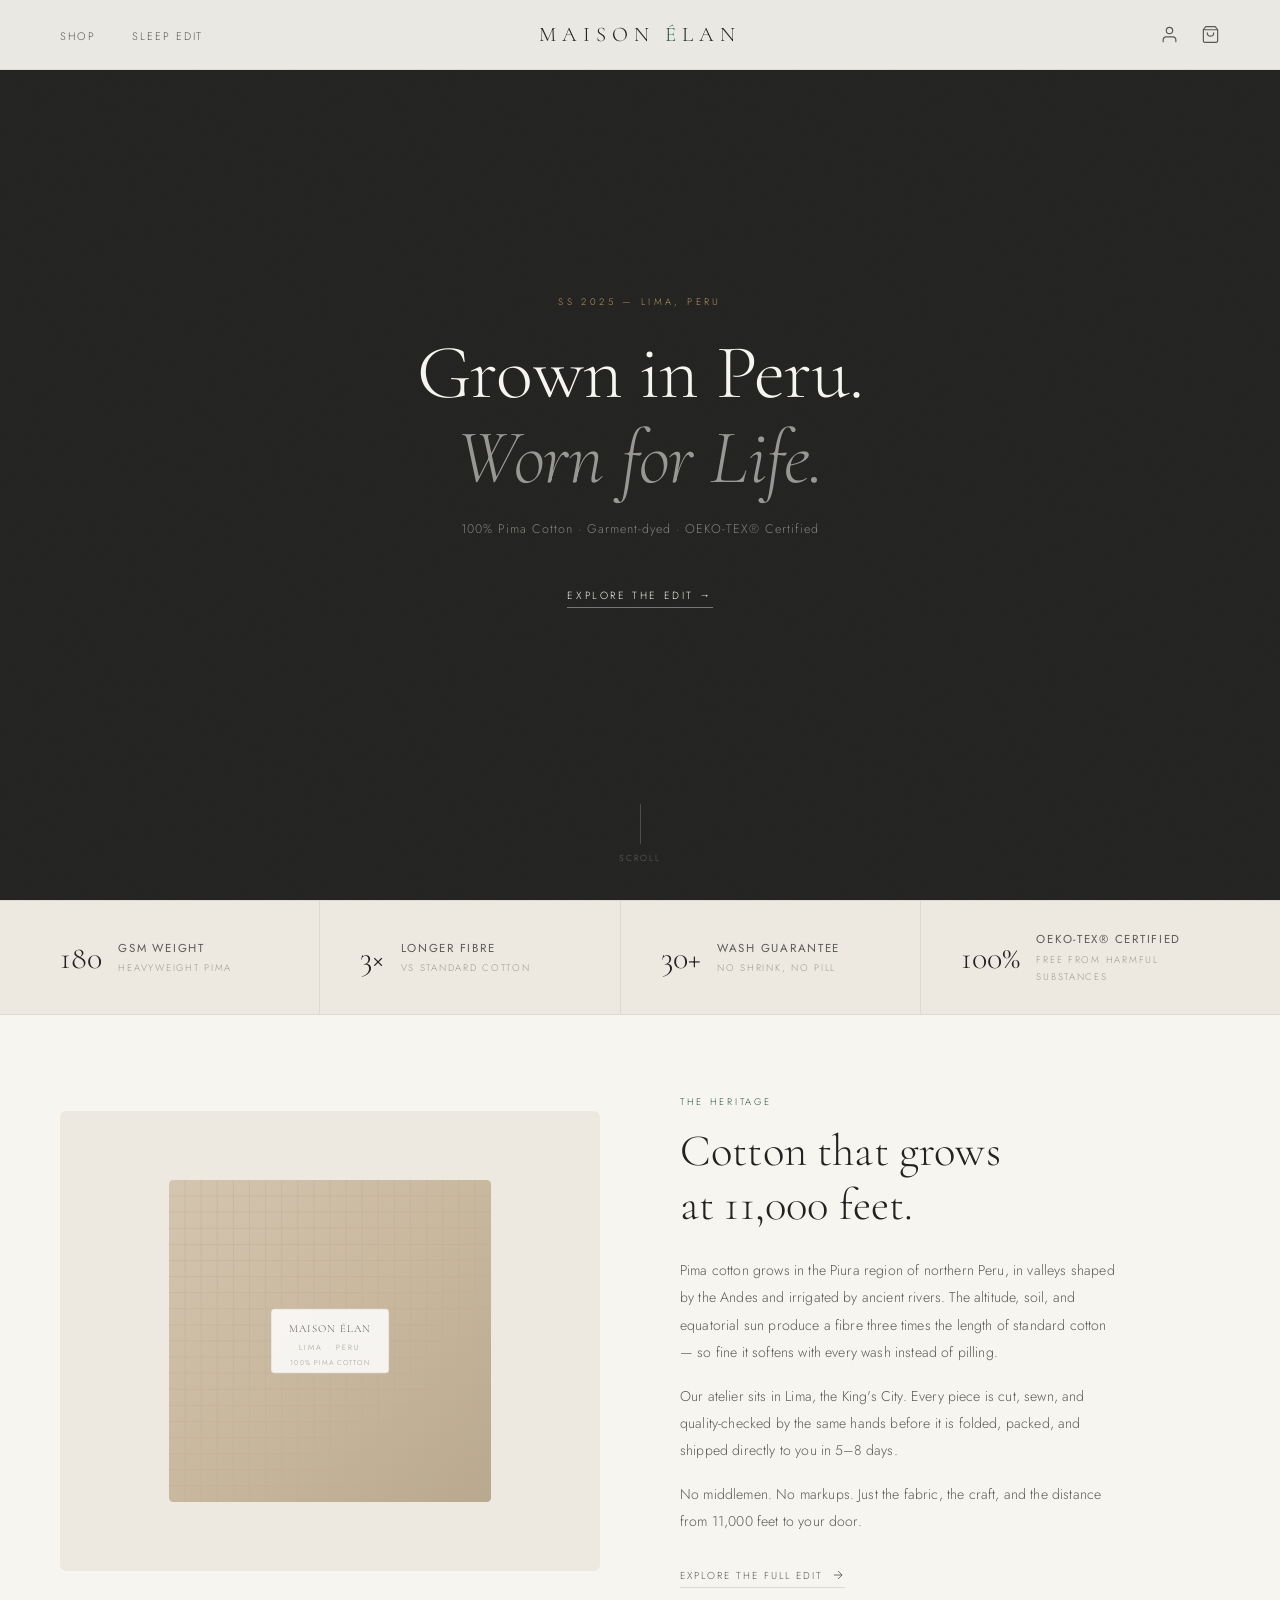
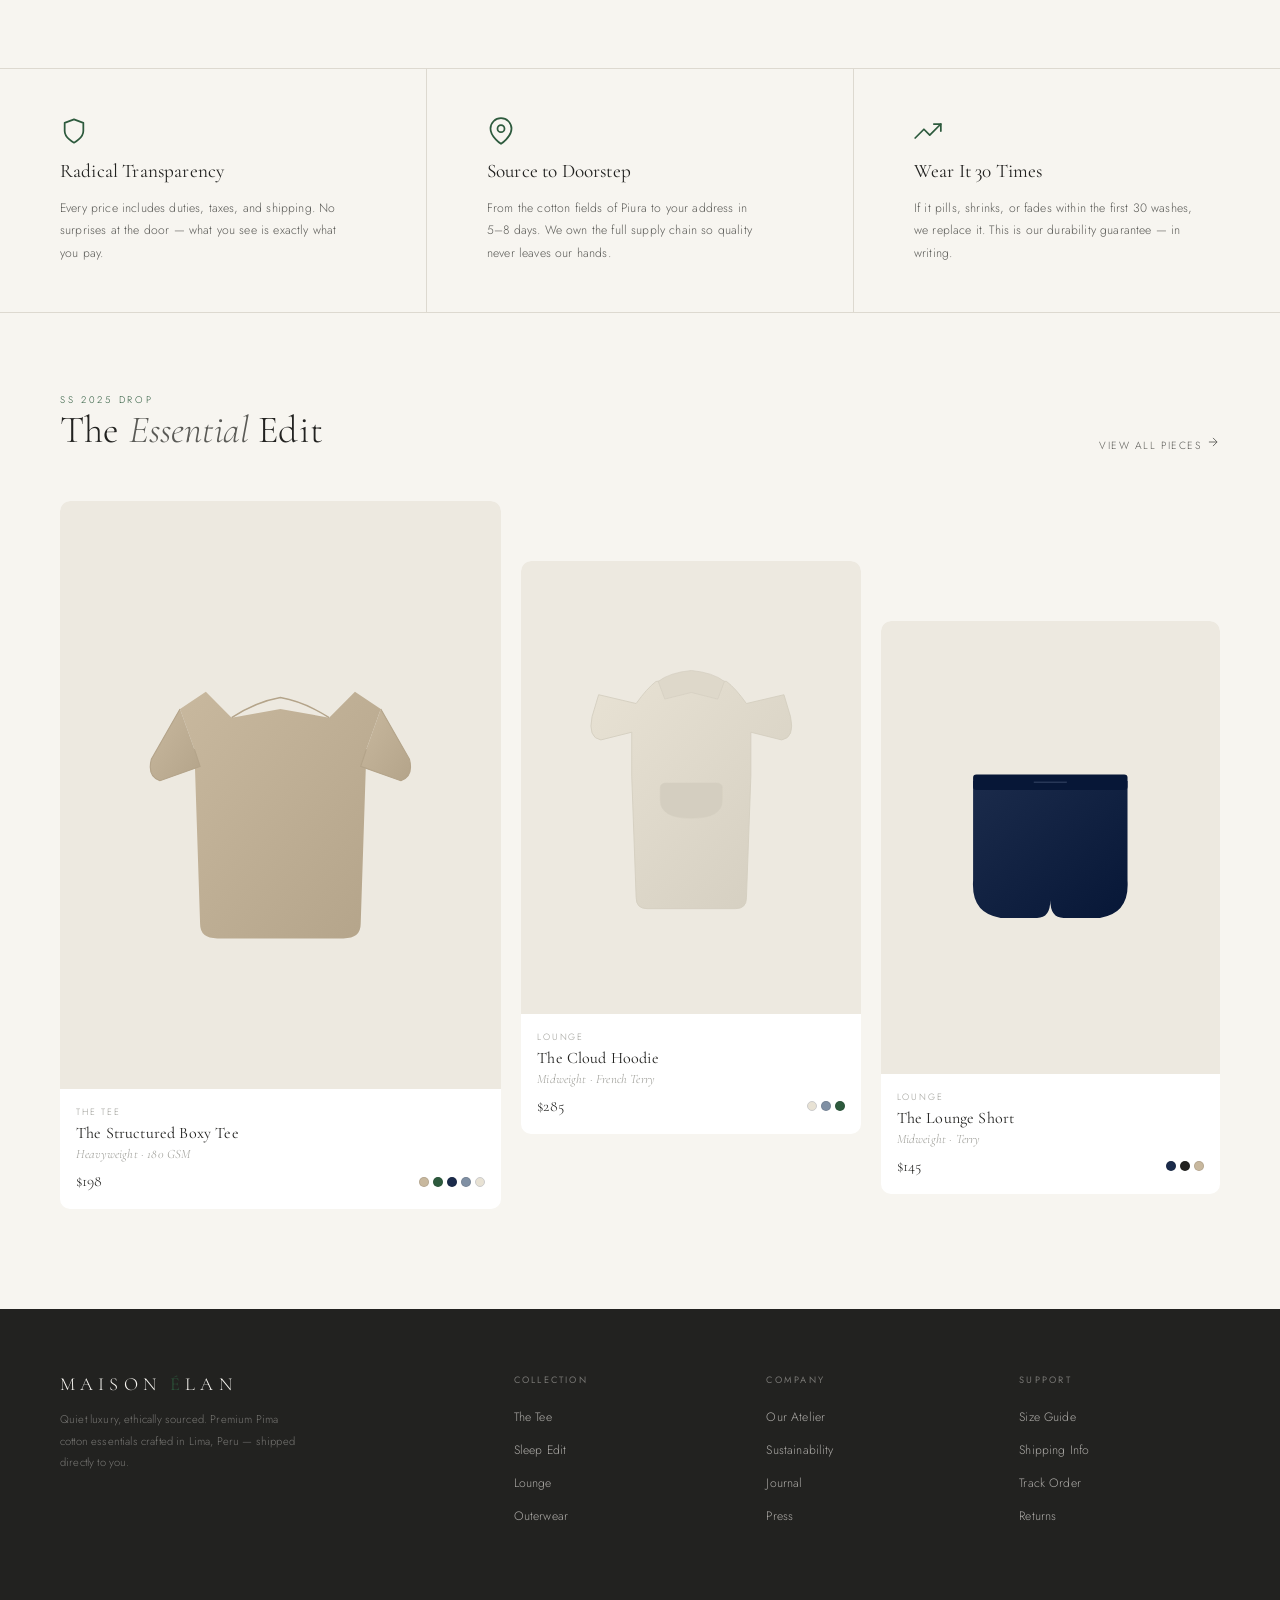
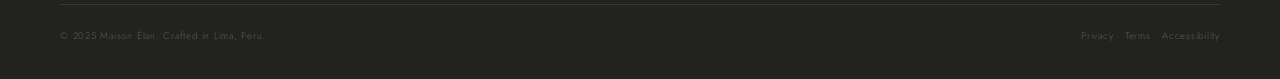
<file: index.html>
<!DOCTYPE html>
<html lang="en">
<head>
  <meta charset="UTF-8">
  <meta name="viewport" content="width=device-width, initial-scale=1.0">
  <title>Maison Élan — Peruvian Pima Essentials</title>
  <link rel="stylesheet" href="style.css">

  <style>
    /* ── PAGE-SPECIFIC STYLES FOR index.html ── */

    /* Hero */
    .hero {
      height: 100vh;
      background: var(--charcoal);
      display: flex; flex-direction: column;
      align-items: center; justify-content: center;
      text-align: center;
      position: relative;
      overflow: hidden;
    }
    /* Subtle textile grain overlay */
    .hero::before {
      content: '';
      position: absolute; inset: 0;
      background-image: url("data:image/svg+xml,%3Csvg xmlns='http://www.w3.org/2000/svg' width='300' height='300'%3E%3Cfilter id='n'%3E%3CfeTurbulence type='fractalNoise' baseFrequency='0.75' numOctaves='4' stitchTiles='stitch'/%3E%3C/filter%3E%3Crect width='300' height='300' filter='url(%23n)' opacity='0.06'/%3E%3C/svg%3E");
      opacity: 0.5;
      pointer-events: none;
    }
    .hero-eyebrow {
      font-size: 0.6rem;
      letter-spacing: 0.35em;
      text-transform: uppercase;
      color: var(--gold);
      margin-bottom: 22px;
      animation: fadeUp 0.7s var(--ease) 0.2s both;
    }
    .hero-title {
      font-family: var(--serif);
      font-size: clamp(2.8rem, 6vw, 5.2rem);
      font-weight: 300;
      line-height: 1.1;
      color: var(--off-white);
      letter-spacing: -0.01em;
      max-width: 680px;
      animation: fadeUp 0.7s var(--ease) 0.35s both;
    }
    .hero-title em {
      font-style: italic;
      color: rgba(247,245,240,0.55);
    }
    .hero-sub {
      font-size: 0.78rem;
      color: rgba(247,245,240,0.45);
      margin-top: 20px;
      letter-spacing: 0.08em;
      animation: fadeUp 0.7s var(--ease) 0.48s both;
    }
    .hero-cta {
      margin-top: 44px;
      animation: fadeUp 0.7s var(--ease) 0.6s both;
    }
    .hero-cta a {
      font-size: 0.65rem;
      letter-spacing: 0.25em;
      text-transform: uppercase;
      color: var(--off-white);
      border-bottom: 1px solid rgba(247,245,240,0.4);
      padding-bottom: 4px;
      transition: border-color 0.3s, color 0.3s;
    }
    .hero-cta a:hover { border-color: var(--gold); color: var(--gold); }

    /* Scroll indicator */
    .hero-scroll {
      position: absolute; bottom: 36px;
      display: flex; flex-direction: column; align-items: center; gap: 8px;
      animation: fadeUp 0.7s var(--ease) 0.8s both;
    }
    .hero-scroll span {
      font-size: 0.55rem; letter-spacing: 0.22em;
      text-transform: uppercase; color: rgba(247,245,240,0.3);
    }
    .scroll-line {
      width: 1px; height: 40px;
      background: rgba(247,245,240,0.2);
      position: relative; overflow: hidden;
    }
    .scroll-line::after {
      content: '';
      position: absolute; top: -100%; left: 0;
      width: 100%; height: 100%;
      background: var(--gold);
      animation: scrollDrop 2s ease-in-out infinite;
    }
    @keyframes scrollDrop {
      0%   { top: -100%; }
      100% { top: 200%; }
    }

    /* Heritage strip */
    .heritage-strip {
      background: var(--cream);
      border-top: 1px solid var(--border);
      border-bottom: 1px solid var(--border);
      display: flex;
      padding: 0 var(--page-padding);
    }
    .heritage-item {
      flex: 1;
      display: flex; align-items: center; gap: 16px;
      padding: 28px 0;
      border-right: 1px solid var(--border);
    }
    .heritage-item:last-child { border-right: none; padding-left: 40px; }
    .heritage-item:not(:first-child) { padding-left: 40px; }
    .heritage-num {
      font-family: var(--serif);
      font-size: 2rem;
      font-weight: 300;
      color: var(--charcoal);
      line-height: 1;
    }
    .heritage-label {
      font-size: 0.6rem;
      letter-spacing: 0.18em;
      text-transform: uppercase;
      color: var(--charcoal-lt);
      line-height: 1.8;
    }
    .heritage-label strong {
      display: block;
      font-size: 0.72rem;
      color: var(--charcoal-mid);
      font-weight: 400;
      margin-bottom: 2px;
    }

    /* Story section */
    .story {
      display: grid;
      grid-template-columns: 1fr 1fr;
      min-height: 580px;
      padding: 80px var(--page-padding);
      gap: 80px;
      align-items: center;
      max-width: 1400px;
      margin: 0 auto;
    }
    .story-visual {
      border-radius: 6px;
      overflow: hidden;
      background: var(--cream);
      height: 460px;
      display: flex; align-items: center; justify-content: center;
      position: relative;
    }
    /* Fabric texture art */
    .fabric-art {
      width: 70%; height: 70%;
    }
    .story-eyebrow {
      font-size: 0.6rem;
      letter-spacing: 0.28em;
      text-transform: uppercase;
      color: var(--forest);
      margin-bottom: 16px;
    }
    .story-title {
      font-family: var(--serif);
      font-size: clamp(2rem, 3.5vw, 3rem);
      font-weight: 300;
      line-height: 1.2;
      color: var(--charcoal);
      margin-bottom: 24px;
    }
    .story-body {
      font-size: 0.88rem;
      line-height: 1.95;
      color: var(--charcoal-mid);
      max-width: 440px;
    }
    .story-body p + p { margin-top: 16px; }
    .story-link {
      display: inline-flex;
      align-items: center; gap: 8px;
      margin-top: 32px;
      font-size: 0.63rem;
      letter-spacing: 0.2em;
      text-transform: uppercase;
      color: var(--charcoal-mid);
      border-bottom: 1px solid var(--border);
      padding-bottom: 4px;
      transition: color 0.2s, border-color 0.2s;
    }
    .story-link:hover { color: var(--charcoal); border-color: var(--charcoal); }
    .story-link svg {
      width: 14px; height: 14px;
      stroke: currentColor; fill: none; stroke-width: 1.5;
    }

    /* Pillars row */
    .pillars {
      display: grid;
      grid-template-columns: repeat(3, 1fr);
      gap: 1px;
      background: var(--border);
      border-top: 1px solid var(--border);
      border-bottom: 1px solid var(--border);
    }
    .pillar {
      background: var(--off-white);
      padding: 48px var(--page-padding);
      display: flex; flex-direction: column; gap: 14px;
    }
    .pillar svg {
      width: 28px; height: 28px;
      stroke: var(--forest); fill: none;
      stroke-width: 1.5; stroke-linecap: round; stroke-linejoin: round;
    }
    .pillar-title {
      font-family: var(--serif);
      font-size: 1.2rem;
      font-weight: 400;
    }
    .pillar-body {
      font-size: 0.76rem;
      line-height: 1.85;
      color: var(--charcoal-mid);
      max-width: 280px;
    }

    /* Featured drop */
    .featured {
      padding: 80px var(--page-padding) 100px;
      max-width: 1400px;
      margin: 0 auto;
    }
    .featured-header {
      display: flex; justify-content: space-between; align-items: flex-end;
      margin-bottom: 48px;
    }
    .featured-title {
      font-family: var(--serif);
      font-size: clamp(2rem, 3vw, 2.8rem);
      font-weight: 300;
    }
    .featured-title em {
      font-style: italic;
      color: var(--charcoal-mid);
    }

    /* Asymmetric 3-card layout (editorial) */
    .featured-grid {
      display: grid;
      grid-template-columns: 1.3fr 1fr 1fr;
      grid-template-rows: auto;
      gap: 20px;
      align-items: start;
    }
    .featured-grid .card:first-child {
      grid-row: 1 / 2;
      margin-top: 0;
    }
    .featured-grid .card:nth-child(2) {
      margin-top: 60px; /* offset for editorial stagger */
    }
    .featured-grid .card:nth-child(3) {
      margin-top: 120px;
    }

    @media (max-width: 900px) {
      .story { grid-template-columns: 1fr; gap: 40px; }
      .story-visual { height: 300px; }
      .heritage-strip { flex-direction: column; }
      .heritage-item { border-right: none; border-bottom: 1px solid var(--border); padding-left: 0 !important; }
      .heritage-item:last-child { border-bottom: none; }
      .pillars { grid-template-columns: 1fr; }
      .featured-grid { grid-template-columns: 1fr 1fr; }
      .featured-grid .card { margin-top: 0 !important; }
      .featured-grid .card:first-child { grid-column: 1 / -1; }
    }
    @media (max-width: 600px) {
      .featured-grid { grid-template-columns: 1fr; }
    }
  </style>
</head>
<body>

  <!-- ═══════════════════════════════════
       NAV  (same markup on every page)
  ════════════════════════════════════ -->
  <nav class="nav" id="mainNav">
    <ul class="nav-left">
      <li><a href="shop.html">Shop</a></li>
      <li><a href="shop.html#sleep-edit">Sleep Edit</a></li>
    </ul>

    <a href="index.html" class="nav-logo">Maison <span>É</span>lan</a>

    <div class="nav-right">
      <button class="nav-icon-btn" title="Account" onclick="location.href='account.html'">
        <svg viewBox="0 0 24 24"><path d="M20 21v-2a4 4 0 0 0-4-4H8a4 4 0 0 0-4 4v2"/><circle cx="12" cy="7" r="4"/></svg>
      </button>
      <button class="nav-icon-btn" title="Cart" onclick="location.href='checkout.html'">
        <svg viewBox="0 0 24 24"><path d="M6 2 3 6v14a2 2 0 0 0 2 2h14a2 2 0 0 0 2-2V6l-3-4z"/><line x1="3" y1="6" x2="21" y2="6"/><path d="M16 10a4 4 0 0 1-8 0"/></svg>
        <span class="cart-badge" id="cartBadge">0</span>
      </button>
      <button class="nav-hamburger" id="navHamburger" aria-label="Open menu">
        <span></span><span></span><span></span>
      </button>
    </div>
  </nav>

  <!-- Mobile drawer -->
  <div class="nav-overlay" id="navOverlay"></div>
  <nav class="nav-drawer" id="navDrawer">
    <button class="nav-drawer-close" id="navClose">✕</button>
    <a href="shop.html">The Tee</a>
    <a href="shop.html">Sleep Edit</a>
    <a href="shop.html">Lounge</a>
    <a href="shop.html">Outerwear</a>
    <a href="account.html">Account</a>
    <a href="checkout.html">Cart</a>
    <div class="nav-drawer-footer">🇵🇪 Ships from Lima, Peru</div>
  </nav>

  <!-- ═══════════════════════════════════
       HERO
  ════════════════════════════════════ -->
  <section class="hero">
    <div class="hero-eyebrow">SS 2025 — Lima, Peru</div>
    <h1 class="hero-title">
      Grown in Peru.<br>
      <em>Worn for Life.</em>
    </h1>
    <p class="hero-sub">100% Pima Cotton · Garment-dyed · OEKO-TEX® Certified</p>
    <div class="hero-cta">
      <a href="shop.html">Explore the Edit →</a>
    </div>
    <div class="hero-scroll">
      <div class="scroll-line"></div>
      <span>Scroll</span>
    </div>
  </section>

  <!-- ═══════════════════════════════════
       HERITAGE STRIP
  ════════════════════════════════════ -->
  <div class="heritage-strip">
    <div class="heritage-item reveal">
      <div class="heritage-num">180</div>
      <div class="heritage-label">
        <strong>GSM Weight</strong>
        Heavyweight Pima
      </div>
    </div>
    <div class="heritage-item reveal">
      <div class="heritage-num">3×</div>
      <div class="heritage-label">
        <strong>Longer Fibre</strong>
        vs standard cotton
      </div>
    </div>
    <div class="heritage-item reveal">
      <div class="heritage-num">30+</div>
      <div class="heritage-label">
        <strong>Wash Guarantee</strong>
        No shrink, no pill
      </div>
    </div>
    <div class="heritage-item reveal">
      <div class="heritage-num">100%</div>
      <div class="heritage-label">
        <strong>OEKO-TEX® Certified</strong>
        Free from harmful substances
      </div>
    </div>
  </div>

  <!-- ═══════════════════════════════════
       THE STORY
  ════════════════════════════════════ -->
  <section class="story">
    <div class="story-visual reveal">
      <!-- Fabric weave illustration -->
      <svg class="fabric-art" viewBox="0 0 300 300" xmlns="http://www.w3.org/2000/svg">
        <defs>
          <linearGradient id="fabricGrad" x1="0%" y1="0%" x2="100%" y2="100%">
            <stop offset="0%" style="stop-color:#D4C5B0"/>
            <stop offset="50%" style="stop-color:#C8B89E"/>
            <stop offset="100%" style="stop-color:#B8A88E"/>
          </linearGradient>
        </defs>
        <!-- Woven thread pattern -->
        <rect width="300" height="300" fill="url(#fabricGrad)" rx="4"/>
        <!-- Horizontal threads -->
        <g stroke="#C0AE96" stroke-width="0.8" opacity="0.5">
          <line x1="0" y1="15" x2="300" y2="15"/>
          <line x1="0" y1="30" x2="300" y2="30"/>
          <line x1="0" y1="45" x2="300" y2="45"/>
          <line x1="0" y1="60" x2="300" y2="60"/>
          <line x1="0" y1="75" x2="300" y2="75"/>
          <line x1="0" y1="90" x2="300" y2="90"/>
          <line x1="0" y1="105" x2="300" y2="105"/>
          <line x1="0" y1="120" x2="300" y2="120"/>
          <line x1="0" y1="135" x2="300" y2="135"/>
          <line x1="0" y1="150" x2="300" y2="150"/>
          <line x1="0" y1="165" x2="300" y2="165"/>
          <line x1="0" y1="180" x2="300" y2="180"/>
          <line x1="0" y1="195" x2="300" y2="195"/>
          <line x1="0" y1="210" x2="300" y2="210"/>
          <line x1="0" y1="225" x2="300" y2="225"/>
          <line x1="0" y1="240" x2="300" y2="240"/>
          <line x1="0" y1="255" x2="300" y2="255"/>
          <line x1="0" y1="270" x2="300" y2="270"/>
          <line x1="0" y1="285" x2="300" y2="285"/>
        </g>
        <!-- Vertical threads -->
        <g stroke="#C0AE96" stroke-width="0.8" opacity="0.5">
          <line x1="15" y1="0" x2="15" y2="300"/>
          <line x1="30" y1="0" x2="30" y2="300"/>
          <line x1="45" y1="0" x2="45" y2="300"/>
          <line x1="60" y1="0" x2="60" y2="300"/>
          <line x1="75" y1="0" x2="75" y2="300"/>
          <line x1="90" y1="0" x2="90" y2="300"/>
          <line x1="105" y1="0" x2="105" y2="300"/>
          <line x1="120" y1="0" x2="120" y2="300"/>
          <line x1="135" y1="0" x2="135" y2="300"/>
          <line x1="150" y1="0" x2="150" y2="300"/>
          <line x1="165" y1="0" x2="165" y2="300"/>
          <line x1="180" y1="0" x2="180" y2="300"/>
          <line x1="195" y1="0" x2="195" y2="300"/>
          <line x1="210" y1="0" x2="210" y2="300"/>
          <line x1="225" y1="0" x2="225" y2="300"/>
          <line x1="240" y1="0" x2="240" y2="300"/>
          <line x1="255" y1="0" x2="255" y2="300"/>
          <line x1="270" y1="0" x2="270" y2="300"/>
          <line x1="285" y1="0" x2="285" y2="300"/>
        </g>
        <!-- Label -->
        <rect x="95" y="120" width="110" height="60" rx="3" fill="white" opacity="0.85" stroke="#C8B89E" stroke-width="0.5"/>
        <text x="150" y="142" text-anchor="middle" font-family="Cormorant Garamond, serif" font-size="10" fill="#5A5A56" letter-spacing="1">MAISON ÉLAN</text>
        <text x="150" y="158" text-anchor="middle" font-family="Jost, sans-serif" font-size="7" fill="#9A9A94" letter-spacing="2">LIMA · PERU</text>
        <text x="150" y="172" text-anchor="middle" font-family="Jost, sans-serif" font-size="6.5" fill="#9A9A94" letter-spacing="1">100% PIMA COTTON</text>
      </svg>
    </div>

    <div class="reveal">
      <div class="story-eyebrow">The Heritage</div>
      <h2 class="story-title">Cotton that grows<br>at 11,000 feet.</h2>
      <div class="story-body">
        <p>Pima cotton grows in the Piura region of northern Peru, in valleys shaped by the Andes and irrigated by ancient rivers. The altitude, soil, and equatorial sun produce a fibre three times the length of standard cotton — so fine it softens with every wash instead of pilling.</p>
        <p>Our atelier sits in Lima, the King's City. Every piece is cut, sewn, and quality-checked by the same hands before it is folded, packed, and shipped directly to you in 5–8 days.</p>
        <p>No middlemen. No markups. Just the fabric, the craft, and the distance from 11,000 feet to your door.</p>
      </div>
      <a href="shop.html" class="story-link">
        Explore the full edit
        <svg viewBox="0 0 24 24"><line x1="5" y1="12" x2="19" y2="12"/><polyline points="12 5 19 12 12 19"/></svg>
      </a>
    </div>
  </section>

  <!-- ═══════════════════════════════════
       PILLARS
  ════════════════════════════════════ -->
  <div class="pillars">
    <div class="pillar reveal">
      <svg viewBox="0 0 24 24"><path d="M12 22s8-4 8-10V5l-8-3-8 3v7c0 6 8 10 8 10z"/></svg>
      <div class="pillar-title">Radical Transparency</div>
      <div class="pillar-body">Every price includes duties, taxes, and shipping. No surprises at the door — what you see is exactly what you pay.</div>
    </div>
    <div class="pillar reveal">
      <svg viewBox="0 0 24 24"><path d="M21 10c0 7-9 13-9 13s-9-6-9-13a9 9 0 0 1 18 0z"/><circle cx="12" cy="10" r="3"/></svg>
      <div class="pillar-title">Source to Doorstep</div>
      <div class="pillar-body">From the cotton fields of Piura to your address in 5–8 days. We own the full supply chain so quality never leaves our hands.</div>
    </div>
    <div class="pillar reveal">
      <svg viewBox="0 0 24 24"><polyline points="23 6 13.5 15.5 8.5 10.5 1 18"/><polyline points="17 6 23 6 23 12"/></svg>
      <div class="pillar-title">Wear It 30 Times</div>
      <div class="pillar-body">If it pills, shrinks, or fades within the first 30 washes, we replace it. This is our durability guarantee — in writing.</div>
    </div>
  </div>

  <!-- ═══════════════════════════════════
       FEATURED DROP
  ════════════════════════════════════ -->
  <section class="featured">
    <div class="featured-header reveal">
      <div>
        <div class="eyebrow">SS 2025 Drop</div>
        <div class="featured-title">The <em>Essential</em> Edit</div>
      </div>
      <a href="shop.html" class="btn-ghost">
        View all pieces
        <svg viewBox="0 0 24 24"><line x1="5" y1="12" x2="19" y2="12"/><polyline points="12 5 19 12 12 19"/></svg>
      </a>
    </div>

    <!-- Cards injected by JS -->
    <div class="featured-grid stagger" id="featuredGrid"></div>
  </section>

  <!-- ═══════════════════════════════════
       FOOTER  (same on every page)
  ════════════════════════════════════ -->
  <footer class="footer">
    <div class="footer-brand">
      <div class="footer-logo">Maison <span>É</span>lan</div>
      <p>Quiet luxury, ethically sourced. Premium Pima cotton essentials crafted in Lima, Peru — shipped directly to you.</p>
    </div>
    <div class="footer-col">
      <h5>Collection</h5>
      <ul>
        <li><a href="shop.html">The Tee</a></li>
        <li><a href="shop.html">Sleep Edit</a></li>
        <li><a href="shop.html">Lounge</a></li>
        <li><a href="shop.html">Outerwear</a></li>
      </ul>
    </div>
    <div class="footer-col">
      <h5>Company</h5>
      <ul>
        <li><a href="#">Our Atelier</a></li>
        <li><a href="#">Sustainability</a></li>
        <li><a href="#">Journal</a></li>
        <li><a href="#">Press</a></li>
      </ul>
    </div>
    <div class="footer-col">
      <h5>Support</h5>
      <ul>
        <li><a href="#">Size Guide</a></li>
        <li><a href="#">Shipping Info</a></li>
        <li><a href="account.html">Track Order</a></li>
        <li><a href="#">Returns</a></li>
      </ul>
    </div>
    <div class="footer-bottom">
      <p>© 2025 Maison Élan. Crafted in Lima, Peru.</p>
      <p>Privacy · Terms · Accessibility</p>
    </div>
  </footer>

  <script src="script.js"></script>
  <script>
    /* ── index.html specific script ── */

    /* Render the 3 featured cards */
    function buildCard(product) {
      const swatches = product.colors.map(c =>
        `<div class="card-swatch" style="background:${c.hex};${c.border ? 'border:1px solid #ccc' : ''}"></div>`
      ).join('');

      const tagHtml = product.tag
        ? `<div class="card-tag ${product.tagStyle}">${product.tag}</div>` : '';

      return `
        <div class="card anim-fade-up" onclick="location.href='product.html?id=${product.id}'">
          ${tagHtml}
          <div class="card-img">
            ${buildGarmentSVG(product.id, product.colors[0].hex)}
          </div>
          <button class="card-quick-add" onclick="event.stopPropagation();quickAdd('${product.id}')">
            Quick Add
          </button>
          <div class="card-info">
            <div class="card-category">${product.category}</div>
            <div class="card-name">${product.name}</div>
            <div class="card-feel">${product.feel}</div>
            <div class="card-footer">
              <div class="card-price">$${product.price}</div>
              <div class="card-swatches">${swatches}</div>
            </div>
          </div>
        </div>`;
    }

    /* Minimal garment SVG per product type */
    function buildGarmentSVG(id, color) {
      const c1 = color;
      const c2 = shadeColor(color, -20);
      if (id.includes('TEE') || id.includes('OVR')) {
        return `<svg viewBox="0 0 200 240" style="width:65%">
          <defs><linearGradient id="g${id}" x1="0%" y1="0%" x2="100%" y2="100%">
            <stop offset="0%" style="stop-color:${c1}"/>
            <stop offset="100%" style="stop-color:${c2}"/>
          </linearGradient></defs>
          <path d="M40 88L30 60L48 48L66 66L100 60L134 66L152 48L170 60L160 88L156 210Q156 220 144 220L56 220Q44 220 44 210Z" fill="url(#g${id})"/>
          <path d="M66 66Q83 55 100 52Q117 55 134 66" fill="none" stroke="${c2}" stroke-width="1"/>
          <path d="M30 60L10 95Q7 107 16 110L44 100L40 88" fill="url(#g${id})" stroke="${c2}" stroke-width="0.8"/>
          <path d="M170 60L190 95Q193 107 184 110L156 100L160 88" fill="url(#g${id})" stroke="${c2}" stroke-width="0.8"/>
        </svg>`;
      } else if (id.includes('HOD')) {
        return `<svg viewBox="0 0 200 240" style="width:65%">
          <defs><linearGradient id="g${id}" x1="0%" y1="0%" x2="100%" y2="100%">
            <stop offset="0%" style="stop-color:${c1}"/>
            <stop offset="100%" style="stop-color:${c2}"/>
          </linearGradient></defs>
          <path d="M50 44L16 36L10 56Q6 75 18 77L46 70L46 110L50 220Q50 230 60 230L140 230Q150 230 150 220L154 110L154 70L182 77Q194 75 190 56L184 36L150 44Q140 30 132 24L100 20L68 24Q60 30 50 44Z" fill="url(#g${id})" stroke="${c2}" stroke-width="0.8"/>
          <path d="M70 24Q80 16 100 14Q120 16 130 24L124 40L100 34L76 40Z" fill="${shadeColor(c1,-10)}" stroke="${c2}" stroke-width="0.6"/>
          <path d="M72 132Q72 148 100 148Q128 148 128 132L128 120Q128 116 122 116L78 116Q72 116 72 120Z" fill="${c2}" stroke="${c2}" stroke-width="0.5"/>
        </svg>`;
      } else if (id.includes('SHO')) {
        return `<svg viewBox="0 0 200 200" style="width:65%">
          <defs><linearGradient id="g${id}" x1="0%" y1="0%" x2="100%" y2="100%">
            <stop offset="0%" style="stop-color:${c1}"/>
            <stop offset="100%" style="stop-color:${c2}"/>
          </linearGradient></defs>
          <path d="M30 40L30 130Q28 160 55 164L88 164Q100 164 100 148L100 110L100 148Q100 164 112 164L145 164Q172 160 170 130L170 40Z" fill="url(#g${id})"/>
          <rect x="30" y="34" width="140" height="14" rx="3" fill="${c2}"/>
          <line x1="85" y1="41" x2="115" y2="41" stroke="${shadeColor(c1,20)}" stroke-width="1.5" opacity="0.8"/>
        </svg>`;
      } else {
        return `<svg viewBox="0 0 200 200" style="width:60%">
          <defs><linearGradient id="g${id}" x1="0%" y1="0%" x2="100%" y2="100%">
            <stop offset="0%" style="stop-color:${c1}"/>
            <stop offset="100%" style="stop-color:${c2}"/>
          </linearGradient></defs>
          <ellipse cx="100" cy="100" rx="70" ry="70" fill="url(#g${id})" stroke="${c2}" stroke-width="1"/>
          <text x="100" y="106" text-anchor="middle" font-family="Cormorant Garamond,serif" font-size="11" fill="${c2}" letter-spacing="1">ACCESSORY</text>
        </svg>`;
      }
    }

    /* Darken/lighten a hex color by amount */
    function shadeColor(hex, amount) {
      hex = hex.replace('#','');
      if (hex.length === 3) hex = hex.split('').map(c=>c+c).join('');
      let r = parseInt(hex.slice(0,2),16) + amount;
      let g = parseInt(hex.slice(2,4),16) + amount;
      let b = parseInt(hex.slice(4,6),16) + amount;
      r = Math.max(0,Math.min(255,r));
      g = Math.max(0,Math.min(255,g));
      b = Math.max(0,Math.min(255,b));
      return '#' + [r,g,b].map(v=>v.toString(16).padStart(2,'0')).join('');
    }

    /* Quick add (uses first available size + first color) */
    function quickAdd(productId) {
      const p = getProduct(productId);
      if (!p) return;
      const size  = p.sizes.find(s => !p.unavailableSizes.includes(s)) || p.sizes[0];
      const color = p.colors[0].name;
      addToCart(productId, size, color);
    }

    /* Render featured products on page load */
    document.addEventListener('DOMContentLoaded', async () => {
      await loadProducts();
      const grid = document.getElementById('featuredGrid');
      const featured = PRODUCTS.slice(0, 3);
      grid.innerHTML = featured.map(buildCard).join('');
    });
  </script>
</body>
</html>
</file>
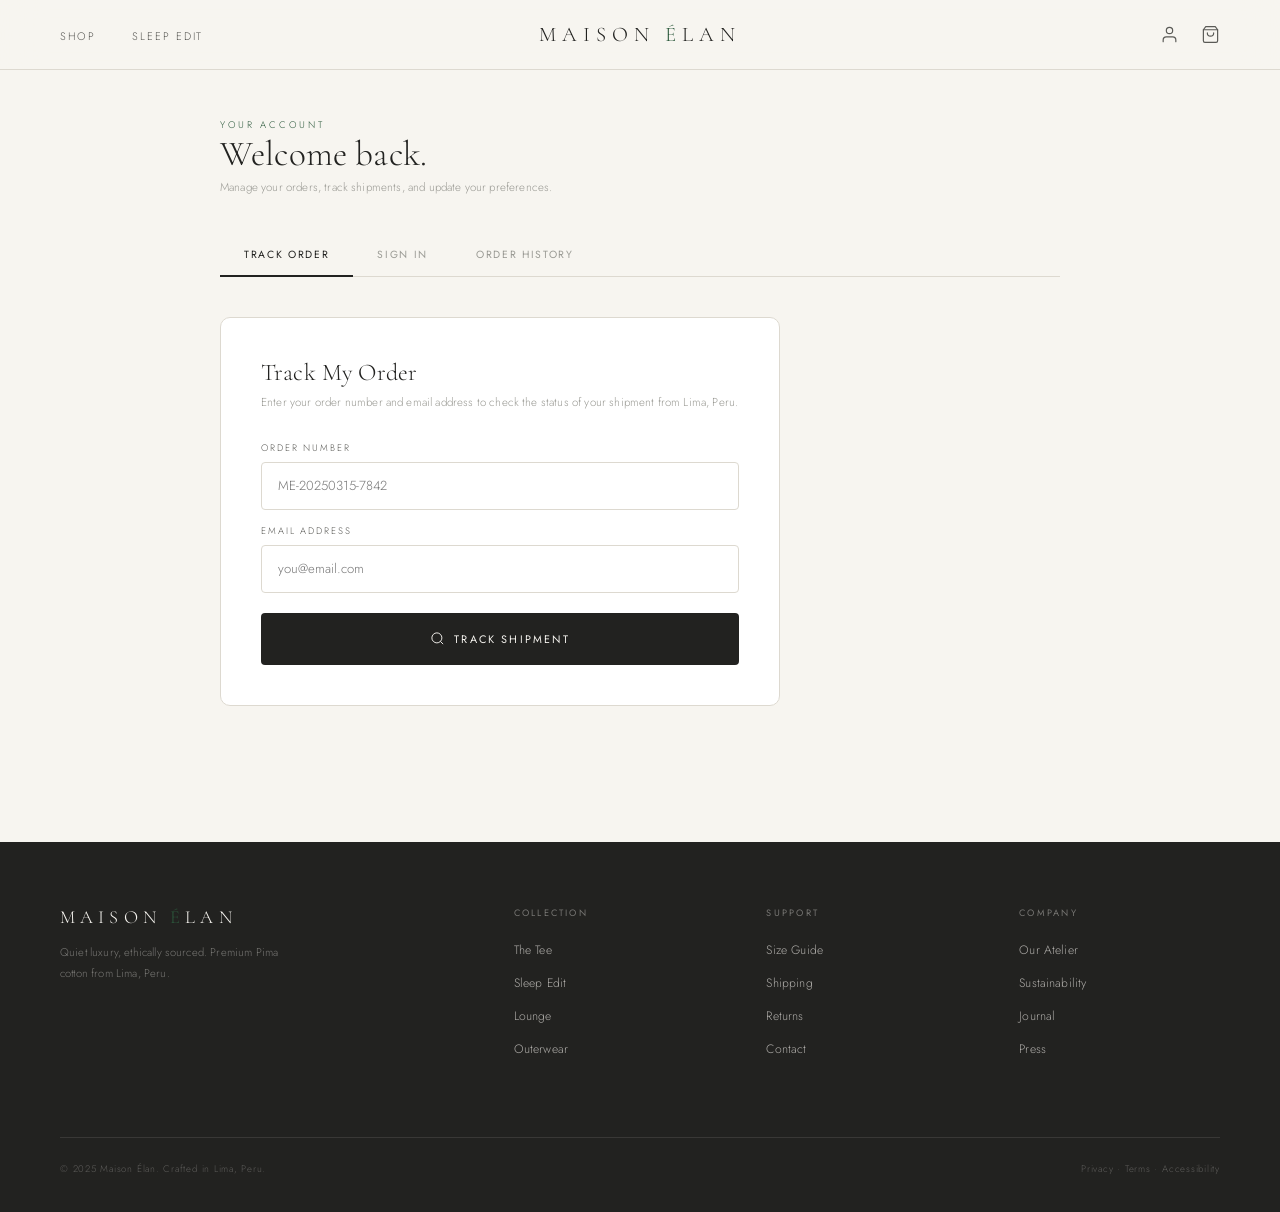
<file: account.html>
<!DOCTYPE html>
<html lang="en">
<head>
  <meta charset="UTF-8">
  <meta name="viewport" content="width=device-width, initial-scale=1.0">
  <title>Account — Maison Élan</title>
  <link rel="stylesheet" href="style.css">

  <style>
    /* ── PAGE-SPECIFIC STYLES FOR account.html ── */

    .account-wrap {
      max-width: 960px;
      margin: 0 auto;
      padding: 48px var(--page-padding) 100px;
    }

    /* Page header */
    .account-header { margin-bottom: 40px; }
    .account-title {
      font-family: var(--serif);
      font-size: 2.2rem; font-weight: 300;
      margin-bottom: 4px;
    }
    .account-sub { font-size: 0.72rem; color: var(--charcoal-lt); }

    /* Tabs */
    .account-tabs {
      display: flex; gap: 0;
      border-bottom: 1px solid var(--border);
      margin-bottom: 40px;
    }
    .acc-tab {
      background: none; border: none;
      padding: 12px 24px 14px;
      font-size: 0.65rem; letter-spacing: 0.16em; text-transform: uppercase;
      color: var(--charcoal-lt);
      position: relative; cursor: pointer;
      transition: color 0.2s;
    }
    .acc-tab::after {
      content: '';
      position: absolute; bottom: -1px; left: 0; right: 0;
      height: 2px; background: var(--charcoal);
      transform: scaleX(0); transition: transform 0.25s var(--ease);
    }
    .acc-tab.active { color: var(--charcoal); }
    .acc-tab.active::after { transform: scaleX(1); }

    /* Tab panels */
    .tab-panel { display: none; }
    .tab-panel.active { display: block; animation: fadeUp 0.4s var(--ease) both; }

    /* ── TRACK ORDER panel ── */
    .track-box {
      background: white;
      border: 1px solid var(--border);
      border-radius: 10px;
      padding: 40px;
      max-width: 560px;
      margin-bottom: 36px;
    }
    .track-box h2 {
      font-family: var(--serif);
      font-size: 1.5rem; font-weight: 300;
      margin-bottom: 6px;
    }
    .track-box p {
      font-size: 0.72rem; color: var(--charcoal-lt);
      margin-bottom: 28px; line-height: 1.7;
    }
    .track-result {
      display: none;
      margin-top: 36px;
      animation: fadeUp 0.4s var(--ease) both;
    }
    .track-result.visible { display: block; }

    /* Journey milestone tracker */
    .milestone-track {
      margin: 28px 0;
      position: relative;
    }
    .milestone-line {
      position: absolute;
      top: 14px; left: 14px; right: 14px;
      height: 2px; background: var(--border);
      z-index: 0;
    }
    .milestone-fill {
      position: absolute;
      top: 0; left: 0;
      height: 100%;
      background: var(--forest);
      transition: width 1s var(--ease);
    }
    .milestones {
      display: flex;
      justify-content: space-between;
      position: relative; z-index: 1;
    }
    .milestone {
      display: flex; flex-direction: column; align-items: center;
      gap: 10px; flex: 1;
    }
    .milestone-dot {
      width: 28px; height: 28px; border-radius: 50%;
      background: var(--border);
      border: 2px solid var(--border);
      display: flex; align-items: center; justify-content: center;
      transition: all 0.4s;
    }
    .milestone.done .milestone-dot {
      background: var(--forest);
      border-color: var(--forest);
    }
    .milestone.current .milestone-dot {
      background: white;
      border-color: var(--charcoal);
      box-shadow: 0 0 0 4px rgba(34,34,32,0.1);
    }
    .milestone-dot svg {
      width: 12px; height: 12px;
      stroke: white; fill: none; stroke-width: 2.5;
      opacity: 0;
    }
    .milestone.done .milestone-dot svg { opacity: 1; }
    .milestone-dot span { font-size: 0.7rem; }
    .milestone-label {
      font-size: 0.56rem; letter-spacing: 0.13em; text-transform: uppercase;
      color: var(--charcoal-lt); text-align: center;
      line-height: 1.4;
    }
    .milestone.done .milestone-label  { color: var(--forest); }
    .milestone.current .milestone-label { color: var(--charcoal); font-weight: 500; }

    /* Order detail rows */
    .order-detail {
      background: var(--cream);
      border-radius: 6px; padding: 20px;
      margin-top: 20px;
    }
    .order-detail h4 {
      font-size: 0.6rem; letter-spacing: 0.2em; text-transform: uppercase;
      color: var(--charcoal-lt); margin-bottom: 14px;
    }
    .detail-row {
      display: flex; justify-content: space-between;
      padding: 7px 0;
      border-bottom: 1px solid var(--border);
      font-size: 0.74rem;
    }
    .detail-row:last-child { border: none; }
    .detail-row .key { color: var(--charcoal-lt); }
    .detail-row .val { font-family: var(--serif); font-size: 0.88rem; }

    /* ── LOGIN panel ── */
    .login-grid {
      display: grid;
      grid-template-columns: 1fr 1fr;
      gap: 32px;
      max-width: 720px;
    }
    .auth-box {
      background: white;
      border: 1px solid var(--border);
      border-radius: 10px;
      padding: 36px;
    }
    .auth-box h3 {
      font-family: var(--serif);
      font-size: 1.5rem; font-weight: 300;
      margin-bottom: 6px;
    }
    .auth-box p {
      font-size: 0.7rem; color: var(--charcoal-lt);
      margin-bottom: 24px; line-height: 1.7;
    }
    .auth-box .field { margin-bottom: 14px; }

    /* ── ORDER HISTORY panel ── */
    .order-history-empty {
      text-align: center; padding: 80px 0;
    }
    .order-history-empty .eyebrow { margin-bottom: 12px; }
    .order-history-empty h3 {
      font-family: var(--serif);
      font-size: 1.8rem; font-weight: 300; margin-bottom: 8px;
    }
    .order-history-empty p {
      font-size: 0.76rem; color: var(--charcoal-lt);
      margin-bottom: 28px;
    }

    .order-row {
      display: grid;
      grid-template-columns: 1fr auto auto auto;
      align-items: center;
      gap: 24px;
      padding: 20px 0;
      border-bottom: 1px solid var(--border);
    }
    .order-row:first-child { border-top: 1px solid var(--border); }
    .order-num { font-family: var(--serif); font-size: 1rem; }
    .order-date { font-size: 0.68rem; color: var(--charcoal-lt); margin-top: 3px; }
    .order-status {
      font-size: 0.58rem; letter-spacing: 0.15em; text-transform: uppercase;
      padding: 4px 12px; border-radius: 20px;
    }
    .order-status.delivered { background: rgba(45,90,61,0.1); color: var(--forest); }
    .order-status.transit   { background: rgba(27,43,75,0.1); color: var(--navy); }
    .order-status.processing{ background: rgba(184,151,90,0.12); color: var(--gold); }
    .order-total { font-family: var(--serif); font-size: 1rem; text-align: right; }

    @media (max-width: 700px) {
      .login-grid { grid-template-columns: 1fr; }
      .milestones { gap: 4px; }
      .milestone-label { font-size: 0.5rem; }
    }
  </style>
</head>
<body>

  <!-- NAV -->
  <nav class="nav" id="mainNav">
    <ul class="nav-left">
      <li><a href="shop.html">Shop</a></li>
      <li><a href="shop.html#sleep-edit">Sleep Edit</a></li>
    </ul>
    <a href="index.html" class="nav-logo">Maison <span>É</span>lan</a>
    <div class="nav-right">
      <button class="nav-icon-btn" onclick="location.href='account.html'">
        <svg viewBox="0 0 24 24"><path d="M20 21v-2a4 4 0 0 0-4-4H8a4 4 0 0 0-4 4v2"/><circle cx="12" cy="7" r="4"/></svg>
      </button>
      <button class="nav-icon-btn" onclick="location.href='checkout.html'">
        <svg viewBox="0 0 24 24"><path d="M6 2 3 6v14a2 2 0 0 0 2 2h14a2 2 0 0 0 2-2V6l-3-4z"/><line x1="3" y1="6" x2="21" y2="6"/><path d="M16 10a4 4 0 0 1-8 0"/></svg>
        <span class="cart-badge">0</span>
      </button>
      <button class="nav-hamburger" id="navHamburger"><span></span><span></span><span></span></button>
    </div>
  </nav>
  <div class="nav-overlay" id="navOverlay"></div>
  <nav class="nav-drawer" id="navDrawer">
    <button class="nav-drawer-close" id="navClose">✕</button>
    <a href="shop.html">The Tee</a><a href="shop.html">Sleep Edit</a>
    <a href="shop.html">Lounge</a><a href="shop.html">Outerwear</a>
    <a href="account.html">Account</a><a href="checkout.html">Cart</a>
    <div class="nav-drawer-footer">🇵🇪 Ships from Lima, Peru</div>
  </nav>
  <div class="nav-spacer"></div>

  <div class="account-wrap">

    <div class="account-header reveal">
      <div class="eyebrow">Your Account</div>
      <h1 class="account-title">Welcome back.</h1>
      <p class="account-sub">Manage your orders, track shipments, and update your preferences.</p>
    </div>

    <!-- Tabs -->
    <div class="account-tabs">
      <button class="acc-tab active" onclick="switchTab('track')">Track Order</button>
      <button class="acc-tab" onclick="switchTab('login')">Sign In</button>
      <button class="acc-tab" onclick="switchTab('history')">Order History</button>
    </div>

    <!-- ═══ TAB: TRACK ORDER ═══ -->
    <div class="tab-panel active" id="tab-track">
      <div class="track-box">
        <h2>Track My Order</h2>
        <p>Enter your order number and email address to check the status of your shipment from Lima, Peru.</p>

        <div class="form-row cols-1">
          <div class="field">
            <label>Order Number</label>
            <input type="text" id="trackOrderNum" placeholder="ME-20250315-7842">
          </div>
        </div>
        <div class="form-row cols-1" style="margin-bottom:20px">
          <div class="field">
            <label>Email Address</label>
            <input type="email" id="trackEmail" placeholder="you@email.com">
          </div>
        </div>

        <button class="btn btn-dark" onclick="trackOrder()" style="width:100%">
          <svg style="width:15px;height:15px;stroke:currentColor;fill:none;stroke-width:1.5" viewBox="0 0 24 24"><circle cx="11" cy="11" r="8"/><path d="m21 21-4.35-4.35"/></svg>
          Track Shipment
        </button>
      </div>

      <!-- Track result (shown after lookup) -->
      <div class="track-result" id="trackResult">
        <div class="eyebrow" style="margin-bottom:8px">Shipment Status</div>
        <div style="font-family:var(--serif);font-size:1.8rem;font-weight:300;margin-bottom:4px" id="trackOrderDisplay">ME-20250315-7842</div>
        <div style="font-size:0.7rem;color:var(--charcoal-lt);margin-bottom:28px">
          🇵🇪 Lima, Peru → 🇺🇸 <span id="trackDestination">New York, US</span>
        </div>

        <!-- Milestone tracker -->
        <div class="milestone-track">
          <div class="milestone-line">
            <div class="milestone-fill" id="milestoneFill" style="width:50%"></div>
          </div>
          <div class="milestones">
            <div class="milestone done" id="m1">
              <div class="milestone-dot">
                <svg viewBox="0 0 24 24"><polyline points="20 6 9 17 4 12"/></svg>
              </div>
              <div class="milestone-label">Dispatched<br>Lima</div>
            </div>
            <div class="milestone done" id="m2">
              <div class="milestone-dot">
                <svg viewBox="0 0 24 24"><polyline points="20 6 9 17 4 12"/></svg>
              </div>
              <div class="milestone-label">In<br>Transit</div>
            </div>
            <div class="milestone current" id="m3">
              <div class="milestone-dot"><span>✈</span></div>
              <div class="milestone-label">Customs<br>Cleared</div>
            </div>
            <div class="milestone" id="m4">
              <div class="milestone-dot"></div>
              <div class="milestone-label">Out for<br>Delivery</div>
            </div>
            <div class="milestone" id="m5">
              <div class="milestone-dot"></div>
              <div class="milestone-label">Delivered<br></div>
            </div>
          </div>
        </div>

        <div class="order-detail">
          <h4>Shipment Details</h4>
          <div class="detail-row"><span class="key">Carrier</span><span class="val">DHL Express</span></div>
          <div class="detail-row"><span class="key">Tracking ID</span><span class="val">1234567890</span></div>
          <div class="detail-row"><span class="key">Estimated Arrival</span><span class="val" id="trackETA">March 20–22, 2025</span></div>
          <div class="detail-row"><span class="key">Last Update</span><span class="val">Customs cleared — Miami, FL</span></div>
        </div>

        <div style="margin-top:20px;display:flex;gap:12px">
          <a href="shop.html" class="btn btn-outline">Continue Shopping</a>
          <button class="btn btn-ghost" onclick="resetTrack()">
            <svg viewBox="0 0 24 24"><polyline points="15 18 9 12 15 6"/></svg>
            Track another order
          </button>
        </div>
      </div>
    </div>

    <!-- ═══ TAB: SIGN IN ═══ -->
    <div class="tab-panel" id="tab-login">
      <div class="login-grid">
        <div class="auth-box">
          <h3>Sign In</h3>
          <p>Access your order history, saved addresses, and wishlist.</p>
          <div class="field" style="margin-bottom:14px">
            <label>Email</label>
            <input type="email" placeholder="you@email.com">
          </div>
          <div class="field" style="margin-bottom:22px">
            <label>Password</label>
            <input type="password" placeholder="••••••••">
            <span class="field-hint"><a href="#" style="color:var(--charcoal-lt)">Forgot password?</a></span>
          </div>
          <button class="btn btn-dark" style="width:100%">Sign In</button>
        </div>

        <div class="auth-box">
          <h3>Create Account</h3>
          <p>Save your details for faster checkout and exclusive early access to new drops.</p>
          <div class="field" style="margin-bottom:14px">
            <label>Full Name</label>
            <input type="text" placeholder="María García">
          </div>
          <div class="field" style="margin-bottom:14px">
            <label>Email</label>
            <input type="email" placeholder="you@email.com">
          </div>
          <div class="field" style="margin-bottom:22px">
            <label>Password</label>
            <input type="password" placeholder="Min. 8 characters">
          </div>
          <button class="btn btn-forest" style="width:100%">Create Account</button>
        </div>
      </div>
    </div>

    <!-- ═══ TAB: ORDER HISTORY ═══ -->
    <div class="tab-panel" id="tab-history">
      <!-- Shown when no orders / not logged in -->
      <div class="order-history-empty" id="historyEmpty">
        <div class="eyebrow">Order History</div>
        <h3>No orders yet.</h3>
        <p>Sign in to view your past orders, or place your first order today.</p>
        <a href="shop.html" class="btn btn-dark">Explore the Edit</a>
      </div>

      <!-- Shown when orders exist (demo data) -->
      <div id="historyList" style="display:none">
        <div class="order-row">
          <div>
            <div class="order-num">ME-20250315-7842</div>
            <div class="order-date">March 15, 2025 · 2 items</div>
          </div>
          <div class="order-status transit">In Transit</div>
          <div class="order-total">$501</div>
          <button class="btn-ghost" onclick="switchTab('track')">
            Track
            <svg viewBox="0 0 24 24"><line x1="5" y1="12" x2="19" y2="12"/><polyline points="12 5 19 12 12 19"/></svg>
          </button>
        </div>
        <div class="order-row">
          <div>
            <div class="order-num">ME-20250102-4411</div>
            <div class="order-date">January 2, 2025 · 1 item</div>
          </div>
          <div class="order-status delivered">Delivered</div>
          <div class="order-total">$198</div>
          <button class="btn-ghost">
            Reorder
            <svg viewBox="0 0 24 24"><line x1="5" y1="12" x2="19" y2="12"/><polyline points="12 5 19 12 12 19"/></svg>
          </button>
        </div>
      </div>
    </div>

  </div><!-- /account-wrap -->

  <!-- FOOTER -->
  <footer class="footer">
    <div class="footer-brand">
      <div class="footer-logo">Maison <span>É</span>lan</div>
      <p>Quiet luxury, ethically sourced. Premium Pima cotton from Lima, Peru.</p>
    </div>
    <div class="footer-col"><h5>Collection</h5><ul>
      <li><a href="shop.html">The Tee</a></li><li><a href="shop.html">Sleep Edit</a></li>
      <li><a href="shop.html">Lounge</a></li><li><a href="shop.html">Outerwear</a></li>
    </ul></div>
    <div class="footer-col"><h5>Support</h5><ul>
      <li><a href="#">Size Guide</a></li><li><a href="#">Shipping</a></li>
      <li><a href="#">Returns</a></li><li><a href="#">Contact</a></li>
    </ul></div>
    <div class="footer-col"><h5>Company</h5><ul>
      <li><a href="#">Our Atelier</a></li><li><a href="#">Sustainability</a></li>
      <li><a href="#">Journal</a></li><li><a href="#">Press</a></li>
    </ul></div>
    <div class="footer-bottom">
      <p>© 2025 Maison Élan. Crafted in Lima, Peru.</p>
      <p>Privacy · Terms · Accessibility</p>
    </div>
  </footer>

  <script src="script.js"></script>
  <script>
    /* ── account.html specific script ── */

    /* Tab switching */
    function switchTab(name) {
      document.querySelectorAll('.acc-tab').forEach((t, i) => {
        const names = ['track','login','history'];
        t.classList.toggle('active', names[i] === name);
      });
      document.querySelectorAll('.tab-panel').forEach(p => p.classList.remove('active'));
      document.getElementById('tab-' + name)?.classList.add('active');
    }

    /* Simulate order tracking lookup */
    function trackOrder() {
      const orderNum = document.getElementById('trackOrderNum').value.trim();
      const email    = document.getElementById('trackEmail').value.trim();

      if (!orderNum || !email) {
        showToast('Please enter your order number and email');
        return;
      }

      /* Demo: show result for any input */
      document.getElementById('trackOrderDisplay').textContent = orderNum;
      document.getElementById('trackResult').classList.add('visible');
      document.querySelector('.track-box').style.display = 'none';
    }

    function resetTrack() {
      document.getElementById('trackResult').classList.remove('visible');
      document.querySelector('.track-box').style.display = 'block';
      document.getElementById('trackOrderNum').value = '';
      document.getElementById('trackEmail').value = '';
    }

    /* Check URL param — e.g., account.html?tab=track */
    document.addEventListener('DOMContentLoaded', () => {
      const params = new URLSearchParams(window.location.search);
      const tab    = params.get('tab');
      if (tab) switchTab(tab);

      /* If order number passed via URL (from confirmation page) */
      const order = params.get('order');
      if (order) {
        document.getElementById('trackOrderNum').value = order;
        switchTab('track');
      }
    });
  </script>
</body>
</html>
</file>
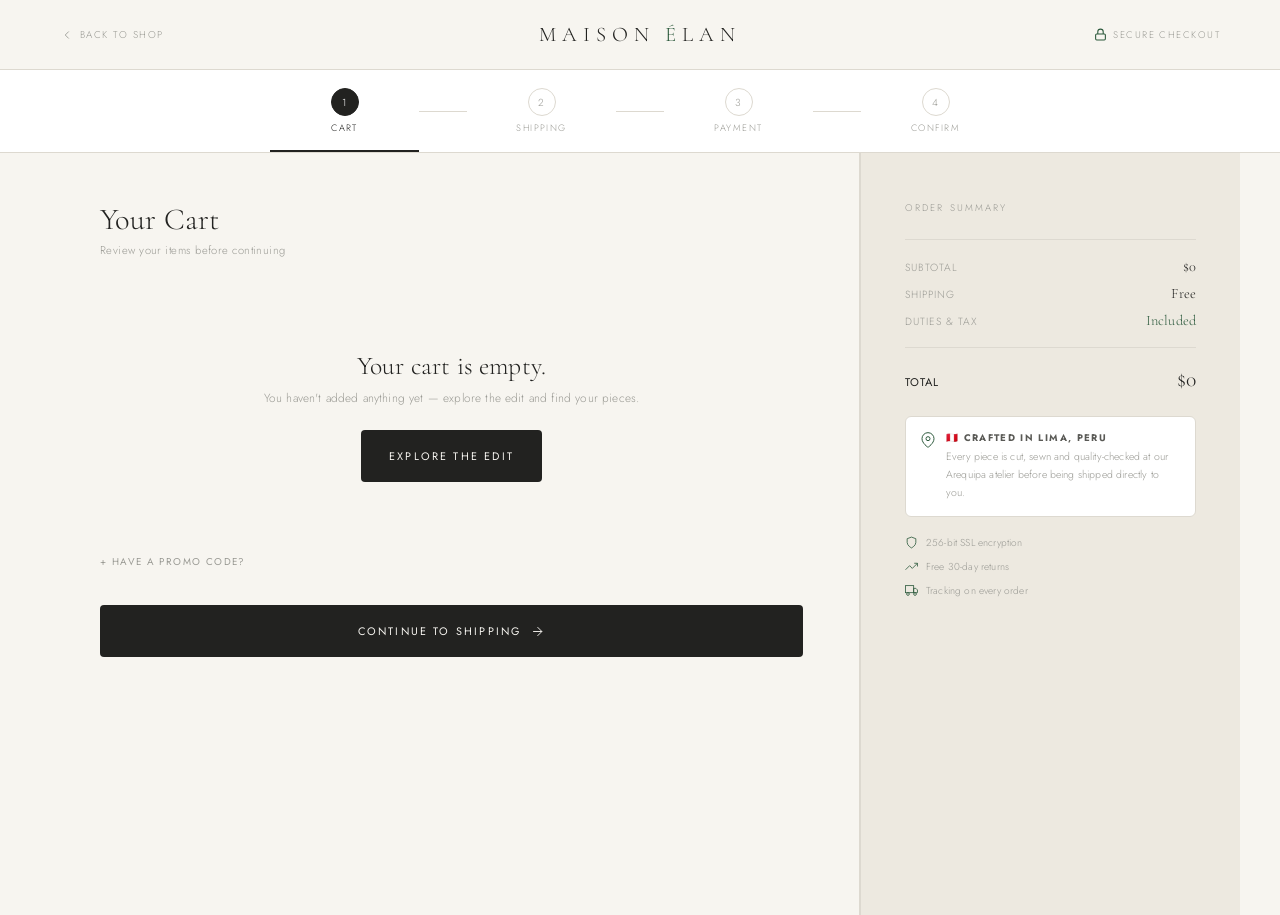
<file: checkout.html>
<!DOCTYPE html>
<html lang="en">
<head>
  <meta charset="UTF-8">
  <meta name="viewport" content="width=device-width, initial-scale=1.0">
  <title>Checkout — Maison Élan</title>
  <link rel="stylesheet" href="style.css">

  <style>
    /* ============================================================
       PAGE-SPECIFIC STYLES FOR checkout.html
       Everything else (buttons, forms, fields, toast) comes
       from style.css — no duplication.
       ============================================================ */

    /* ── Checkout has its own minimal nav — no links, no drawer ── */
    .checkout-nav {
      position: fixed; top: 0; left: 0; right: 0;
      z-index: 200;
      height: var(--nav-height);
      display: grid;
      grid-template-columns: 1fr auto 1fr;
      align-items: center;
      padding: 0 var(--page-padding);
      background: rgba(247,245,240,0.95);
      backdrop-filter: blur(20px);
      border-bottom: 1px solid var(--border);
    }
    .checkout-back {
      display: flex; align-items: center; gap: 6px;
      font-size: 0.62rem; letter-spacing: 0.15em; text-transform: uppercase;
      color: var(--charcoal-lt); text-decoration: none;
      transition: color 0.2s;
    }
    .checkout-back:hover { color: var(--charcoal); }
    .checkout-back svg {
      width: 14px; height: 14px;
      stroke: currentColor; fill: none; stroke-width: 1.5;
    }
    .checkout-secure {
      display: flex; align-items: center; justify-content: flex-end;
      gap: 6px;
      font-size: 0.6rem; letter-spacing: 0.15em; text-transform: uppercase;
      color: var(--charcoal-lt);
    }
    .checkout-secure svg {
      width: 13px; height: 13px;
      stroke: var(--forest); fill: none; stroke-width: 2;
    }

    /* ── Progress bar ── */
    .progress-wrap {
      border-bottom: 1px solid var(--border);
      background: white;
    }
    .progress-bar {
      max-width: 860px; margin: 0 auto;
      display: flex; align-items: center;
      padding: 0 var(--page-padding);
    }
    .progress-step {
      flex: 1; display: flex; flex-direction: column;
      align-items: center; padding: 18px 0;
      position: relative; cursor: pointer;
    }
    .progress-step::after {
      content: ''; position: absolute;
      bottom: 0; left: 0; right: 0;
      height: 2px; background: transparent;
      transition: background 0.3s;
    }
    .progress-step.done::after    { background: var(--forest); }
    .progress-step.active::after  { background: var(--charcoal); }
    .step-num {
      width: 28px; height: 28px; border-radius: 50%;
      border: 1.5px solid var(--border);
      display: flex; align-items: center; justify-content: center;
      font-size: 0.64rem; color: var(--charcoal-lt);
      margin-bottom: 5px;
      transition: all 0.3s;
    }
    .progress-step.done   .step-num { background: var(--forest); border-color: var(--forest); color: white; }
    .progress-step.active .step-num { background: var(--charcoal); border-color: var(--charcoal); color: white; }
    .step-label {
      font-size: 0.58rem; letter-spacing: 0.16em; text-transform: uppercase;
      color: var(--charcoal-lt);
    }
    .progress-step.active .step-label { color: var(--charcoal); }
    .progress-step.done   .step-label { color: var(--forest); }
    .step-connector { flex: 0 0 48px; }
    .step-connector::before {
      content: ''; display: block;
      width: 100%; height: 1px; background: var(--border);
    }

    /* ── Two-column layout ── */
    .checkout-layout {
      display: grid;
      grid-template-columns: 1fr 380px;
      min-height: calc(100vh - var(--nav-height) - 68px);
      max-width: 1200px;
      margin: 0 auto;
    }

    /* ── Left: form column ── */
    .form-col {
      padding: 48px 56px 80px var(--page-padding);
      border-right: 1px solid var(--border);
    }

    /* Step panels */
    .step-panel { display: none; }
    .step-panel.active {
      display: block;
      animation: fadeUp 0.4s var(--ease) both;
    }

    .panel-title {
      font-family: var(--serif);
      font-size: 1.9rem; font-weight: 300;
      margin-bottom: 4px;
    }
    .panel-sub {
      font-size: 0.7rem; color: var(--charcoal-lt);
      letter-spacing: 0.04em; margin-bottom: 32px;
    }

    /* ── Cart items ── */
    .cart-items { margin-bottom: 24px; }
    .cart-item {
      display: flex; gap: 16px;
      padding: 18px 0;
      border-bottom: 1px solid var(--border);
      align-items: center;
      transition: opacity 0.3s, transform 0.3s;
    }
    .cart-item:first-child { border-top: 1px solid var(--border); }
    .cart-thumb {
      width: 62px; height: 76px;
      border-radius: 4px; flex-shrink: 0;
      background: var(--cream);
      display: flex; align-items: center; justify-content: center;
      overflow: hidden;
    }
    .cart-info { flex: 1; }
    .cart-name {
      font-family: var(--serif); font-size: 1rem; font-weight: 400;
      margin-bottom: 3px;
    }
    .cart-meta {
      font-size: 0.63rem; color: var(--charcoal-lt);
      letter-spacing: 0.04em; line-height: 1.7;
    }
    .cart-item-footer {
      display: flex; align-items: center; gap: 14px; margin-top: 10px;
    }
    .qty-ctrl { display: flex; align-items: center; gap: 8px; }
    .qty-btn {
      width: 26px; height: 26px;
      border: 1px solid var(--border); border-radius: 3px;
      background: none; font-size: 0.9rem; color: var(--charcoal-mid);
      cursor: pointer; display: flex; align-items: center; justify-content: center;
      transition: border-color 0.2s;
    }
    .qty-btn:hover { border-color: var(--charcoal); }
    .qty-num { font-size: 0.78rem; min-width: 18px; text-align: center; }
    .remove-btn {
      background: none; border: none;
      font-size: 0.58rem; letter-spacing: 0.14em; text-transform: uppercase;
      color: var(--charcoal-lt); cursor: pointer; padding: 0;
      transition: color 0.2s;
    }
    .remove-btn:hover { color: var(--error); }
    .cart-price {
      font-family: var(--serif); font-size: 1rem;
      white-space: nowrap; align-self: flex-start; padding-top: 2px;
    }

    /* Empty cart state */
    .cart-empty {
      text-align: center; padding: 60px 0;
      display: none;
    }
    .cart-empty.visible { display: block; }
    .cart-empty-title {
      font-family: var(--serif); font-size: 1.6rem; font-weight: 300;
      margin-bottom: 8px;
    }
    .cart-empty p { font-size: 0.74rem; color: var(--charcoal-lt); margin-bottom: 24px; }

    /* Promo row */
    .promo-wrap {
      max-height: 0; overflow: hidden;
      transition: max-height 0.35s var(--ease);
    }
    .promo-wrap.open { max-height: 80px; }
    .promo-row {
      display: flex; gap: 10px; padding-top: 4px; margin-bottom: 4px;
    }
    .promo-row input {
      flex: 1; height: 44px; padding: 0 14px;
      border: 1px solid var(--border); border-radius: 4px;
      font-family: var(--sans); font-size: 0.8rem; font-weight: 300;
      outline: none; transition: border-color 0.2s;
      background: white;
    }
    .promo-row input:focus { border-color: var(--charcoal-mid); }
    .promo-row input::placeholder { color: var(--charcoal-lt); }
    .promo-apply {
      height: 44px; padding: 0 18px;
      border: 1px solid var(--charcoal); background: none;
      border-radius: 4px; font-family: var(--sans);
      font-size: 0.6rem; letter-spacing: 0.16em; text-transform: uppercase;
      color: var(--charcoal); cursor: pointer;
      transition: all 0.2s;
    }
    .promo-apply:hover { background: var(--charcoal); color: var(--off-white); }
    .promo-toggle {
      background: none; border: none;
      font-size: 0.62rem; letter-spacing: 0.14em; text-transform: uppercase;
      color: var(--charcoal-lt); cursor: pointer; padding: 12px 0 4px;
      transition: color 0.2s; display: flex; align-items: center; gap: 5px;
    }
    .promo-toggle:hover { color: var(--charcoal); }
    .promo-msg {
      font-size: 0.63rem; margin-top: 6px; display: none;
    }
    .promo-msg.ok  { color: var(--forest); display: block; }
    .promo-msg.err { color: var(--error);  display: block; }

    /* ── Shipping options ── */
    .ship-options { display: flex; flex-direction: column; gap: 10px; margin-bottom: 28px; }
    .ship-option {
      display: flex; align-items: center; gap: 14px;
      padding: 16px 18px;
      border: 1.5px solid var(--border);
      border-radius: 6px; cursor: pointer;
      transition: border-color 0.2s, background 0.2s;
      position: relative;
    }
    .ship-option:hover { border-color: var(--charcoal-lt); }
    .ship-option.selected { border-color: var(--charcoal); background: white; }
    .ship-radio {
      width: 17px; height: 17px; border-radius: 50%;
      border: 1.5px solid var(--border);
      flex-shrink: 0; position: relative;
      transition: border-color 0.2s;
    }
    .ship-option.selected .ship-radio { border-color: var(--charcoal); }
    .ship-option.selected .ship-radio::after {
      content: ''; position: absolute;
      top: 50%; left: 50%; transform: translate(-50%,-50%);
      width: 7px; height: 7px; border-radius: 50%;
      background: var(--charcoal);
    }
    .ship-details { flex: 1; }
    .ship-name  { font-size: 0.78rem; font-weight: 400; margin-bottom: 2px; }
    .ship-eta   { font-size: 0.66rem; color: var(--charcoal-lt); }
    .ship-price { font-family: var(--serif); font-size: 0.95rem; }
    .ship-price.free {
      font-family: var(--sans);
      font-size: 0.62rem; letter-spacing: 0.12em; text-transform: uppercase;
      color: var(--forest);
    }
    .ship-badge {
      position: absolute; top: -1px; right: 12px;
      background: var(--forest); color: white;
      font-size: 0.52rem; letter-spacing: 0.14em; text-transform: uppercase;
      padding: 2px 8px; border-radius: 0 0 4px 4px;
    }

    /* ── Payment tabs ── */
    .pay-tabs {
      display: flex; border: 1px solid var(--border);
      border-radius: 6px; overflow: hidden; margin-bottom: 26px;
    }
    .pay-tab {
      flex: 1; padding: 13px 8px;
      background: white; border-right: 1px solid var(--border);
      font-size: 0.6rem; letter-spacing: 0.15em; text-transform: uppercase;
      color: var(--charcoal-lt); cursor: pointer;
      display: flex; flex-direction: column; align-items: center; gap: 5px;
      transition: all 0.2s;
    }
    .pay-tab:last-child { border-right: none; }
    .pay-tab.active { background: var(--charcoal); color: var(--off-white); }
    .pay-tab svg {
      width: 16px; height: 16px;
      stroke: currentColor; fill: none; stroke-width: 1.5;
    }

    /* Card input with brand icons */
    .card-input-wrap { position: relative; }
    .card-input-wrap input { padding-right: 90px; }
    .card-brands {
      position: absolute; right: 12px; top: 50%; transform: translateY(-50%);
      display: flex; gap: 4px;
    }
    .card-brand {
      width: 30px; height: 19px; border-radius: 3px;
      border: 1px solid var(--border);
      display: flex; align-items: center; justify-content: center;
      font-size: 0.48rem; font-weight: 600; background: white;
    }
    .card-brand.visa { color: #1a1f71; letter-spacing: 0; }
    .card-brand.mc   {
      background: linear-gradient(90deg,#EB001B 45%,#F79E1B 55%);
      border: none;
    }

    /* Billing checkbox row */
    .checkbox-row {
      display: flex; align-items: center; gap: 10px;
      cursor: pointer; margin-bottom: 20px;
    }
    .check-box {
      width: 18px; height: 18px;
      border: 1.5px solid var(--charcoal);
      border-radius: 3px;
      background: var(--charcoal);
      display: flex; align-items: center; justify-content: center;
      flex-shrink: 0; transition: background 0.2s;
    }
    .check-box svg {
      width: 10px; height: 10px;
      stroke: white; fill: none; stroke-width: 2.5;
    }
    .check-box.unchecked { background: none; }
    .check-box.unchecked svg { display: none; }
    .checkbox-row span {
      font-size: 0.72rem; color: var(--charcoal-mid);
    }

    /* Actions row at bottom of each step */
    .step-actions {
      display: flex; gap: 14px; align-items: center; margin-top: 32px;
    }

    /* ── Confirmation ── */
    .confirm-wrap {
      text-align: center; padding: 10px 0 40px;
    }
    .confirm-icon {
      width: 68px; height: 68px; border-radius: 50%;
      background: var(--forest); margin: 0 auto 22px;
      display: flex; align-items: center; justify-content: center;
    }
    .confirm-icon svg {
      width: 28px; height: 28px;
      stroke: white; fill: none; stroke-width: 2.5;
    }
    .confirm-title {
      font-family: var(--serif); font-size: 2.2rem; font-weight: 300;
      margin-bottom: 8px;
    }
    .confirm-sub {
      font-size: 0.76rem; color: var(--charcoal-lt);
      line-height: 1.9; max-width: 400px; margin: 0 auto 28px;
    }
    .confirm-code {
      display: inline-block;
      background: var(--cream); border: 1px solid var(--border);
      border-radius: 4px; padding: 10px 28px;
      font-family: var(--serif); font-size: 1.15rem;
      letter-spacing: 0.06em; margin-bottom: 28px;
    }

    /* Milestone tracker (same as account.html) */
    .milestone-track { margin: 28px 0; position: relative; }
    .milestone-line {
      position: absolute; top: 14px; left: 14px; right: 14px;
      height: 2px; background: var(--border); z-index: 0;
    }
    .milestone-fill {
      height: 100%; background: var(--forest);
      transition: width 1.2s var(--ease);
    }
    .milestones {
      display: flex; justify-content: space-between;
      position: relative; z-index: 1;
    }
    .milestone {
      display: flex; flex-direction: column;
      align-items: center; gap: 9px; flex: 1;
    }
    .milestone-dot {
      width: 28px; height: 28px; border-radius: 50%;
      background: var(--border); border: 2px solid var(--border);
      display: flex; align-items: center; justify-content: center;
      font-size: 0.75rem; transition: all 0.4s;
    }
    .milestone.done .milestone-dot {
      background: var(--forest); border-color: var(--forest); color: white;
    }
    .milestone.current .milestone-dot {
      background: white; border-color: var(--charcoal);
      box-shadow: 0 0 0 4px rgba(34,34,32,0.08);
    }
    .milestone-dot svg {
      width: 11px; height: 11px;
      stroke: white; fill: none; stroke-width: 2.5; display: none;
    }
    .milestone.done .milestone-dot svg { display: block; }
    .milestone-label {
      font-size: 0.55rem; letter-spacing: 0.12em; text-transform: uppercase;
      color: var(--charcoal-lt); text-align: center; line-height: 1.4;
    }
    .milestone.done    .milestone-label { color: var(--forest); }
    .milestone.current .milestone-label { color: var(--charcoal); font-weight: 400; }

    /* Confirm detail box */
    .confirm-details {
      background: var(--cream); border-radius: 8px;
      padding: 20px; margin: 20px 0; text-align: left;
    }
    .confirm-details h4 {
      font-size: 0.58rem; letter-spacing: 0.2em; text-transform: uppercase;
      color: var(--charcoal-lt); margin-bottom: 14px;
    }
    .confirm-row {
      display: flex; justify-content: space-between;
      padding: 7px 0; border-bottom: 1px solid var(--border);
      font-size: 0.73rem;
    }
    .confirm-row:last-child { border: none; }
    .confirm-row .key { color: var(--charcoal-lt); }
    .confirm-row .val { font-family: var(--serif); font-size: 0.88rem; }

    /* ── Right: order summary column ── */
    .summary-col {
      background: var(--cream);
      padding: 48px 44px 80px;
      border-left: 1px solid var(--border);
    }
    .summary-label {
      font-size: 0.6rem; letter-spacing: 0.22em; text-transform: uppercase;
      color: var(--charcoal-lt); margin-bottom: 24px;
    }
    .summary-item {
      display: flex; gap: 12px; margin-bottom: 18px; align-items: flex-start;
    }
    .s-thumb {
      width: 52px; height: 64px; border-radius: 4px;
      background: white; flex-shrink: 0;
      display: flex; align-items: center; justify-content: center;
      position: relative; overflow: hidden;
    }
    .s-qty {
      position: absolute; top: -5px; right: -5px;
      background: var(--charcoal-mid); color: white;
      width: 17px; height: 17px; border-radius: 50%;
      font-size: 0.5rem; display: flex; align-items: center; justify-content: center;
    }
    .s-info { flex: 1; }
    .s-name {
      font-family: var(--serif); font-size: 0.9rem; font-weight: 400;
      margin-bottom: 3px; line-height: 1.3;
    }
    .s-meta { font-size: 0.6rem; color: var(--charcoal-lt); line-height: 1.7; }
    .s-price { font-family: var(--serif); font-size: 0.92rem; white-space: nowrap; }

    .sum-divider { height: 1px; background: var(--border); margin: 18px 0; }
    .sum-row {
      display: flex; justify-content: space-between; align-items: baseline;
      margin-bottom: 10px;
    }
    .sum-row .lbl {
      font-size: 0.65rem; letter-spacing: 0.1em; text-transform: uppercase;
      color: var(--charcoal-lt);
    }
    .sum-row .val { font-family: var(--serif); font-size: 0.9rem; }
    .sum-row .val.green { color: var(--forest); }
    .sum-row.grand .lbl { font-size: 0.7rem; color: var(--charcoal); font-weight: 400; }
    .sum-row.grand .val { font-size: 1.35rem; }

    /* Origin badge */
    .origin-badge {
      margin-top: 24px;
      background: white; border: 1px solid var(--border);
      border-radius: 6px; padding: 14px;
      display: flex; gap: 10px; align-items: flex-start;
    }
    .origin-badge svg {
      width: 16px; height: 16px; stroke: var(--forest); fill: none;
      stroke-width: 1.5; flex-shrink: 0; margin-top: 1px;
    }
    .origin-badge h5 {
      font-size: 0.6rem; letter-spacing: 0.14em; text-transform: uppercase;
      color: var(--charcoal-mid); margin-bottom: 3px;
    }
    .origin-badge p { font-size: 0.66rem; color: var(--charcoal-lt); line-height: 1.7; }

    /* Trust rows */
    .trust-rows { margin-top: 18px; display: flex; flex-direction: column; gap: 9px; }
    .trust-row  {
      display: flex; align-items: center; gap: 8px;
      font-size: 0.63rem; color: var(--charcoal-lt);
    }
    .trust-row svg {
      width: 13px; height: 13px; stroke: var(--forest);
      fill: none; stroke-width: 1.5; flex-shrink: 0;
    }

    /* Confetti */
    .confetti-wrap {
      position: fixed; inset: 0;
      pointer-events: none; z-index: 500; display: none;
    }
    .confetti-wrap.active { display: block; }
    .conf {
      position: absolute; top: -10px;
      border-radius: 2px;
      animation: confFall linear forwards;
    }
    @keyframes confFall {
      to { transform: translateY(110vh) rotate(720deg); opacity: 0; }
    }

    /* Responsive */
    @media (max-width: 900px) {
      .checkout-layout { grid-template-columns: 1fr; }
      .summary-col { border-left: none; border-top: 1px solid var(--border); }
      .form-col { padding: 32px var(--page-padding); }
    }
    @media (max-width: 600px) {
      .checkout-nav { padding: 0 20px; }
      .progress-bar { padding: 0 20px; }
      .step-connector { flex: 0 0 24px; }
    }
  </style>
</head>
<body>

  <!-- ═══════════════════════════════════
       MINIMAL CHECKOUT NAV
       (no links — intentionally distraction-free)
  ════════════════════════════════════ -->
  <nav class="checkout-nav">
    <a href="shop.html" class="checkout-back">
      <svg viewBox="0 0 24 24"><polyline points="15 18 9 12 15 6"/></svg>
      Back to shop
    </a>
    <a href="index.html" class="nav-logo">Maison <span>É</span>lan</a>
    <div class="checkout-secure">
      <svg viewBox="0 0 24 24"><rect x="3" y="11" width="18" height="11" rx="2"/><path d="M7 11V7a5 5 0 0 1 10 0v4"/></svg>
      Secure Checkout
    </div>
  </nav>

  <!-- ═══════════════════════════════════
       PROGRESS BAR
  ════════════════════════════════════ -->
  <div class="progress-wrap" style="margin-top: var(--nav-height)">
    <div class="progress-bar">
      <div class="progress-step active" id="ps1" onclick="goToStep(1)">
        <div class="step-num" id="sn1">1</div>
        <div class="step-label">Cart</div>
      </div>
      <div class="step-connector"></div>
      <div class="progress-step" id="ps2" onclick="goToStep(2)">
        <div class="step-num" id="sn2">2</div>
        <div class="step-label">Shipping</div>
      </div>
      <div class="step-connector"></div>
      <div class="progress-step" id="ps3" onclick="goToStep(3)">
        <div class="step-num" id="sn3">3</div>
        <div class="step-label">Payment</div>
      </div>
      <div class="step-connector"></div>
      <div class="progress-step" id="ps4">
        <div class="step-num" id="sn4">4</div>
        <div class="step-label">Confirm</div>
      </div>
    </div>
  </div>

  <!-- ═══════════════════════════════════
       MAIN LAYOUT
  ════════════════════════════════════ -->
  <div class="checkout-layout">

    <!-- ────── LEFT: STEPS ────── -->
    <div class="form-col">

      <!-- ═══ STEP 1 — CART ═══ -->
      <div class="step-panel active" id="step1">
        <div class="panel-title" data-i18n="checkout.title">Your Cart</div>
        <p class="panel-sub">Review your items before continuing</p>

        <!-- Cart items rendered by JS -->
        <div class="cart-items" id="cartItems"></div>

        <!-- Empty state -->
        <div class="cart-empty" id="cartEmpty">
          <div class="cart-empty-title">Your cart is empty.</div>
          <p>You haven't added anything yet — explore the edit and find your pieces.</p>
          <a href="shop.html" class="btn btn-dark">Explore the Edit</a>
        </div>

        <!-- Promo code (hidden by default) -->
        <button class="promo-toggle" onclick="togglePromo()">
          + Have a promo code?
        </button>
        <div class="promo-wrap" id="promoWrap">
          <div class="promo-row">
            <input type="text" id="promoInput" placeholder="e.g. WELCOME10">
            <button class="promo-apply" onclick="applyPromo()">Apply</button>
          </div>
          <div class="promo-msg" id="promoMsg"></div>
        </div>

        <div class="step-actions">
          <button class="btn btn-dark btn-full" onclick="goToStep(2)"
            data-i18n="checkout.continue">
            Continue to Shipping
            <svg style="width:15px;height:15px;stroke:currentColor;fill:none;stroke-width:1.5" viewBox="0 0 24 24"><line x1="5" y1="12" x2="19" y2="12"/><polyline points="12 5 19 12 12 19"/></svg>
          </button>
        </div>
      </div>

      <!-- ═══ STEP 2 — SHIPPING ═══ -->
      <div class="step-panel" id="step2">
        <div class="panel-title">Shipping Details</div>
        <p class="panel-sub">Where should we send your order?</p>

        <div class="form-row">
          <div class="field">
            <label>First Name</label>
            <input type="text" id="firstName" placeholder="María">
            <span class="field-error">Required</span>
          </div>
          <div class="field">
            <label>Last Name</label>
            <input type="text" id="lastName" placeholder="García">
            <span class="field-error">Required</span>
          </div>
        </div>
        <div class="form-row cols-1">
          <div class="field">
            <label>Email Address</label>
            <input type="email" id="email" placeholder="maria@example.com">
            <span class="field-hint">Order confirmation sent here</span>
          </div>
        </div>
        <div class="form-row cols-1">
          <div class="field">
            <label>Street Address</label>
            <input type="text" id="address" placeholder="123 Main Street, Apt 4B">
            <span class="field-error">Required</span>
          </div>
        </div>
        <div class="form-row cols-3">
          <div class="field">
            <label>City</label>
            <input type="text" id="city" placeholder="New York">
            <span class="field-error">Required</span>
          </div>
          <div class="field">
            <label>State / Region</label>
            <div class="select-wrap">
              <select id="stateField">
                <option value="">Select…</option>
                <option>New York</option><option>California</option>
                <option>Texas</option><option>Florida</option>
                <option>Illinois</option><option>Washington</option>
                <option>Colorado</option><option>Georgia</option>
                <!-- Peru regions -->
                <option>Lima</option><option>Arequipa</option>
                <option>Cusco</option>
              </select>
            </div>
          </div>
          <div class="field">
            <label>ZIP / Postal</label>
            <input type="text" id="zip" placeholder="10001" maxlength="10">
            <span class="field-error">Required</span>
          </div>
        </div>
        <div class="form-row cols-1">
          <div class="field">
            <label>Country</label>
            <div class="select-wrap">
              <select id="country" onchange="onCountryChange()">
                <option value="US">🇺🇸 United States</option>
                <option value="PE">🇵🇪 Peru</option>
                <option value="GB">🇬🇧 United Kingdom</option>
                <option value="CA">🇨🇦 Canada</option>
                <option value="AU">🇦🇺 Australia</option>
                <option value="DE">🇩🇪 Germany</option>
                <option value="FR">🇫🇷 France</option>
              </select>
            </div>
          </div>
        </div>

        <div class="form-section">Shipping Method</div>
        <div class="ship-options" id="shipOptions">
          <!-- Rendered by JS based on country selection -->
        </div>

        <div class="step-actions">
          <button class="btn btn-ghost" onclick="goToStep(1)">
            <svg viewBox="0 0 24 24"><polyline points="15 18 9 12 15 6"/></svg>
            Back
          </button>
          <button class="btn btn-dark" style="flex:1" onclick="validateShipping()">
            Continue to Payment
            <svg style="width:15px;height:15px;stroke:currentColor;fill:none;stroke-width:1.5" viewBox="0 0 24 24"><line x1="5" y1="12" x2="19" y2="12"/><polyline points="12 5 19 12 12 19"/></svg>
          </button>
        </div>
      </div>

      <!-- ═══ STEP 3 — PAYMENT ═══ -->
      <div class="step-panel" id="step3">
        <div class="panel-title">Payment</div>
        <p class="panel-sub">All transactions are encrypted and secured</p>

        <!-- Payment method tabs — rendered by JS based on country -->
        <div class="pay-tabs" id="payTabs"></div>

        <div class="form-row cols-1">
          <div class="field">
            <label>Name on Card</label>
            <input type="text" id="cardName" placeholder="María García">
          </div>
        </div>
        <div class="form-row cols-1">
          <div class="field">
            <label>Card Number</label>
            <div class="card-input-wrap">
              <input type="text" id="cardNum" placeholder="4242  4242  4242  4242"
                maxlength="19" oninput="formatCardNumber(this)">
              <div class="card-brands">
                <div class="card-brand visa">VISA</div>
                <div class="card-brand mc"></div>
              </div>
            </div>
          </div>
        </div>
        <div class="form-row">
          <div class="field">
            <label>Expiry</label>
            <input type="text" id="expiry" placeholder="MM / YY"
              maxlength="7" oninput="formatExpiry(this)">
          </div>
          <div class="field">
            <label>CVC / CVV</label>
            <input type="text" id="cvc" placeholder="•••" maxlength="4">
            <span class="field-hint">3–4 digits on back of card</span>
          </div>
        </div>

        <div class="form-section">Billing Address</div>
        <div class="checkbox-row" onclick="toggleBilling(this)">
          <div class="check-box" id="billingCheck">
            <svg viewBox="0 0 24 24"><polyline points="20 6 9 17 4 12"/></svg>
          </div>
          <span>Same as shipping address</span>
        </div>
        <div id="billingFields" style="display:none">
          <div class="form-row cols-1">
            <div class="field">
              <label>Billing Street</label>
              <input type="text" placeholder="123 Billing Street">
            </div>
          </div>
          <div class="form-row">
            <div class="field"><label>City</label><input type="text" placeholder="New York"></div>
            <div class="field"><label>ZIP</label><input type="text" placeholder="10001"></div>
          </div>
        </div>

        <div class="step-actions">
          <button class="btn btn-ghost" onclick="goToStep(2)">
            <svg viewBox="0 0 24 24"><polyline points="15 18 9 12 15 6"/></svg>
            Back
          </button>
          <button class="btn btn-forest" style="flex:1" onclick="placeOrder()"
            data-i18n="checkout.place">
            <svg style="width:15px;height:15px;stroke:currentColor;fill:none;stroke-width:1.5" viewBox="0 0 24 24"><rect x="3" y="11" width="18" height="11" rx="2"/><path d="M7 11V7a5 5 0 0 1 10 0v4"/></svg>
            Place Order — <span id="finalTotal">$0</span>
          </button>
        </div>
      </div>

      <!-- ═══ STEP 4 — CONFIRMATION ═══ -->
      <div class="step-panel" id="step4">
        <div class="confirm-wrap">
          <div class="confirm-icon">
            <svg viewBox="0 0 24 24"><polyline points="20 6 9 17 4 12"/></svg>
          </div>
          <div class="confirm-title">Order Confirmed</div>
          <p class="confirm-sub">
            Thank you, <strong id="confirmName">friend</strong>. Your Pima cotton pieces are being prepared in Lima and will be on their way shortly.
          </p>
          <div class="confirm-code" id="confirmCode">ME-20250315-0000</div>

          <!-- Milestone tracker -->
          <div class="milestone-track">
            <div class="milestone-line">
              <div class="milestone-fill" style="width:10%"></div>
            </div>
            <div class="milestones">
              <div class="milestone done">
                <div class="milestone-dot">
                  <svg viewBox="0 0 24 24"><polyline points="20 6 9 17 4 12"/></svg>
                </div>
                <div class="milestone-label">Dispatched<br>Lima</div>
              </div>
              <div class="milestone">
                <div class="milestone-dot"></div>
                <div class="milestone-label">In<br>Transit</div>
              </div>
              <div class="milestone">
                <div class="milestone-dot"></div>
                <div class="milestone-label">Customs<br>Cleared</div>
              </div>
              <div class="milestone">
                <div class="milestone-dot"></div>
                <div class="milestone-label">Out for<br>Delivery</div>
              </div>
              <div class="milestone">
                <div class="milestone-dot"></div>
                <div class="milestone-label">Delivered</div>
              </div>
            </div>
          </div>

          <div class="confirm-details">
            <h4>Shipment Details</h4>
            <div class="confirm-row"><span class="key">Route</span><span class="val">🇵🇪 Lima → 🇺🇸 United States</span></div>
            <div class="confirm-row"><span class="key">Carrier</span><span class="val" id="confirmCarrier">DHL Express</span></div>
            <div class="confirm-row"><span class="key">Estimated Arrival</span><span class="val" id="confirmETA">5–8 business days</span></div>
            <div class="confirm-row"><span class="key">Confirmation sent to</span><span class="val" id="confirmEmail" style="color:var(--forest)">—</span></div>
          </div>

          <div style="display:flex;gap:12px;justify-content:center;flex-wrap:wrap">
            <a href="shop.html" class="btn btn-dark">Continue Shopping</a>
            <a id="trackOrderLink" href="account.html?tab=track" class="btn btn-outline">
              Track My Order
            </a>
          </div>
        </div>
      </div>

    </div><!-- /form-col -->

    <!-- ────── RIGHT: ORDER SUMMARY ────── -->
    <div class="summary-col">
      <div class="summary-label">Order Summary</div>
      <div id="summaryItems"></div>
      <div class="sum-divider"></div>
      <div class="sum-row"><span class="lbl">Subtotal</span><span class="val" id="sumSubtotal">$0</span></div>
      <div class="sum-row" id="discountRow" style="display:none">
        <span class="lbl">Promo (WELCOME10)</span>
        <span class="val green" id="sumDiscount">—</span>
      </div>
      <div class="sum-row"><span class="lbl">Shipping</span><span class="val" id="sumShipping">—</span></div>
      <div class="sum-row"><span class="lbl">Duties & Tax</span><span class="val green">Included</span></div>
      <div class="sum-divider"></div>
      <div class="sum-row grand">
        <span class="lbl">Total</span>
        <span class="val" id="sumTotal">$0</span>
      </div>

      <div class="origin-badge">
        <svg viewBox="0 0 24 24"><path d="M21 10c0 7-9 13-9 13s-9-6-9-13a9 9 0 0 1 18 0z"/><circle cx="12" cy="10" r="3"/></svg>
        <div>
          <h5>🇵🇪 Crafted in Lima, Peru</h5>
          <p>Every piece is cut, sewn and quality-checked at our Arequipa atelier before being shipped directly to you.</p>
        </div>
      </div>

      <div class="trust-rows">
        <div class="trust-row">
          <svg viewBox="0 0 24 24"><path d="M12 22s8-4 8-10V5l-8-3-8 3v7c0 6 8 10 8 10z"/></svg>
          256-bit SSL encryption
        </div>
        <div class="trust-row">
          <svg viewBox="0 0 24 24"><polyline points="23 6 13.5 15.5 8.5 10.5 1 18"/><polyline points="17 6 23 6 23 12"/></svg>
          Free 30-day returns
        </div>
        <div class="trust-row">
          <svg viewBox="0 0 24 24"><rect x="1" y="3" width="15" height="13"/><polygon points="16 8 20 8 23 11 23 16 16 16 16 8"/><circle cx="5.5" cy="18.5" r="2.5"/><circle cx="18.5" cy="18.5" r="2.5"/></svg>
          Tracking on every order
        </div>
      </div>
    </div>

  </div><!-- /checkout-layout -->

  <!-- Confetti overlay -->
  <div class="confetti-wrap" id="confettiWrap"></div>

  <!-- ════════════════════════════════════
       Scripts — shared first, then page logic
  ═════════════════════════════════════ -->
  <script src="script.js"></script>
  <script>
    /* ============================================================
       checkout.html — page logic
       All cart data comes from script.js (getCart, addToCart, etc.)
       ============================================================ */

    let currentStep  = 1;
    let shippingCost = 18;   // default: DHL Express
    let promoApplied = false;
    let selectedCountry = 'US';

    /* ── Shipping options per country ── */
    const SHIPPING_OPTIONS = {
      US: [
        { id: 'standard', name: 'Standard — DHL eCommerce',        eta: '🇵🇪 Lima → 🇺🇸 USA · 5–8 business days', price: 0,  label: 'Free',  badge: 'Included' },
        { id: 'express',  name: 'Express — DHL Express',           eta: '🇵🇪 Lima → 🇺🇸 USA · 2–3 business days', price: 18, label: '$18',  badge: '' },
        { id: 'priority', name: 'Priority Overnight — FedEx Intl', eta: '🇵🇪 Lima → 🇺🇸 USA · Next business day', price: 35, label: '$35',  badge: '' },
      ],
      PE: [
        { id: 'local',    name: 'Olva Courier — Domestic',         eta: '🇵🇪 Lima → Destination · 2–4 business days', price: 0, label: 'Free', badge: 'Included' },
        { id: 'express',  name: 'Express — Shalom',                eta: '🇵🇪 Lima → Destination · 1–2 business days', price: 8, label: 'S/30', badge: '' },
      ],
      DEFAULT: [
        { id: 'standard', name: 'Standard International — DHL',    eta: '🇵🇪 Lima → Destination · 7–14 business days', price: 22, label: '$22', badge: '' },
        { id: 'express',  name: 'Express International — DHL',     eta: '🇵🇪 Lima → Destination · 3–5 business days',  price: 38, label: '$38', badge: '' },
      ],
    };

    /* ── Payment methods per country ── */
    const PAY_METHODS = {
      US: [
        { id: 'card',    label: 'Card',      icon: '<rect x="1" y="4" width="22" height="16" rx="2"/><line x1="1" y1="10" x2="23" y2="10"/>' },
        { id: 'paypal',  label: 'PayPal',    icon: '<circle cx="12" cy="12" r="10"/>' },
        { id: 'applepay',label: 'Apple Pay', icon: '<path d="M9 7c-3 0-4 3-4 5s1 4 2 4h.5c.5 0 .9-.3 1.5-.3s.9.3 1.5.3H11c1 0 2-2 2-4a5 5 0 0 0-1-3"/><path d="M10 7V5.5a1.5 1.5 0 0 1 3 0V7"/>' },
      ],
      PE: [
        { id: 'card',    label: 'Card',      icon: '<rect x="1" y="4" width="22" height="16" rx="2"/><line x1="1" y1="10" x2="23" y2="10"/>' },
        { id: 'yape',    label: 'Yape',      icon: '<circle cx="12" cy="12" r="10"/><path d="M8 12l3 3 5-5"/>' },
        { id: 'pago',    label: 'PagoEfectivo', icon: '<rect x="2" y="3" width="20" height="14" rx="2"/><line x1="8" y1="21" x2="16" y2="21"/><line x1="12" y1="17" x2="12" y2="21"/>' },
      ],
    };

    /* ══════════════════════════════════
       RENDER CART ITEMS (from script.js localStorage)
    ══════════════════════════════════ */
    function renderCartItems() {
      const cart    = getCart();
      const el      = document.getElementById('cartItems');
      const empty   = document.getElementById('cartEmpty');
      const sumEl   = document.getElementById('summaryItems');

      if (!cart.length) {
        el.innerHTML    = '';
        sumEl.innerHTML = '';
        empty.classList.add('visible');
        updateTotals();
        return;
      }
      empty.classList.remove('visible');

      /* Left column: editable cart items */
      el.innerHTML = cart.map((item, i) => `
        <div class="cart-item" id="cartItem${i}">
          <div class="cart-thumb">
            ${buildMiniSVG(item.id, '#C8B89E')}
          </div>
          <div class="cart-info">
            <div class="cart-name">${item.name}</div>
            <div class="cart-meta">
              Size: ${item.size} &nbsp;·&nbsp; ${item.color}<br>
              SKU: ${item.id}
            </div>
            <div class="cart-item-footer">
              <div class="qty-ctrl">
                <button class="qty-btn" onclick="changeQty(${i}, -1)">−</button>
                <span class="qty-num" id="qty${i}">${item.qty}</span>
                <button class="qty-btn" onclick="changeQty(${i},  1)">+</button>
              </div>
              <button class="remove-btn" onclick="removeItem(${i})">Remove</button>
            </div>
          </div>
          <div class="cart-price">$${item.price * item.qty}</div>
        </div>`
      ).join('');

      /* Right column: summary thumbnails */
      sumEl.innerHTML = cart.map(item => `
        <div class="summary-item">
          <div class="s-thumb">
            ${buildMiniSVG(item.id, '#C8B89E')}
            <div class="s-qty">${item.qty}</div>
          </div>
          <div class="s-info">
            <div class="s-name">${item.name}</div>
            <div class="s-meta">${item.size} · ${item.color}</div>
          </div>
          <div class="s-price">$${item.price * item.qty}</div>
        </div>`
      ).join('');

      updateTotals();
    }

    /* ── Qty change ── */
    function changeQty(index, delta) {
      const cart = getCart();
      const newQty = cart[index].qty + delta;
      updateCartQty(index, newQty);      // from script.js
      renderCartItems();
    }

    /* ── Remove item with fade ── */
    function removeItem(index) {
      const el = document.getElementById(`cartItem${index}`);
      if (el) {
        el.style.opacity   = '0';
        el.style.transform = 'translateX(16px)';
        setTimeout(() => {
          removeFromCart(index);         // from script.js
          renderCartItems();
        }, 280);
      }
    }

    /* ── Totals ── */
    function updateTotals() {
      const subtotal = getCartSubtotal();          // from script.js
      const discount = promoApplied ? Math.round(subtotal * 0.10) : 0;
      const total    = subtotal - discount + shippingCost;

      document.getElementById('sumSubtotal').textContent = formatPrice(subtotal);
      document.getElementById('sumShipping').textContent =
        shippingCost === 0 ? 'Free' : formatPrice(shippingCost);
      document.getElementById('sumTotal').textContent    = formatPrice(total);
      document.getElementById('finalTotal').textContent  = formatPrice(total);

      if (promoApplied) {
        document.getElementById('discountRow').style.display = 'flex';
        document.getElementById('sumDiscount').textContent   = '−' + formatPrice(discount);
      }
    }

    /* ══════════════════════════════════
       STEP NAVIGATION
    ══════════════════════════════════ */
    function goToStep(n) {
      if (n > currentStep + 1 && n !== 1) return;
      currentStep = n;

      document.querySelectorAll('.step-panel').forEach((p, i) => {
        p.classList.toggle('active', i + 1 === n);
      });

      document.querySelectorAll('.progress-step').forEach((s, i) => {
        s.classList.remove('active', 'done');
        const num = document.getElementById(`sn${i + 1}`);
        if (i + 1 < n) {
          s.classList.add('done');
          num.innerHTML = `<svg style="width:11px;height:11px;stroke:white;fill:none;stroke-width:2.5" viewBox="0 0 24 24"><polyline points="20 6 9 17 4 12"/></svg>`;
        } else if (i + 1 === n) {
          s.classList.add('active');
          num.textContent = i + 1;
        } else {
          num.textContent = i + 1;
        }
      });

      window.scrollTo({ top: 0, behavior: 'smooth' });
    }

    /* ══════════════════════════════════
       SHIPPING OPTIONS
    ══════════════════════════════════ */
    function renderShippingOptions(countryCode) {
      const options = SHIPPING_OPTIONS[countryCode] || SHIPPING_OPTIONS.DEFAULT;
      shippingCost  = options[0].price;             // default to first option

      document.getElementById('shipOptions').innerHTML = options.map((opt, i) => `
        <div class="ship-option ${i === 0 ? 'selected' : ''}"
          onclick="selectShipping(this, ${opt.price}, '${opt.name}', '${opt.eta}')">
          <div class="ship-radio"></div>
          <div class="ship-details">
            <div class="ship-name">${opt.name}</div>
            <div class="ship-eta">${opt.eta}</div>
          </div>
          <div class="ship-price ${opt.price === 0 ? 'free' : ''}">${opt.label}</div>
          ${opt.badge ? `<div class="ship-badge">${opt.badge}</div>` : ''}
        </div>`
      ).join('');

      updateTotals();
    }

    function selectShipping(el, cost, carrier, eta) {
      document.querySelectorAll('.ship-option').forEach(o => o.classList.remove('selected'));
      el.classList.add('selected');
      shippingCost = cost;
      /* Store for confirmation screen */
      el.dataset.carrier = carrier;
      el.dataset.eta     = eta;
      updateTotals();
    }

    function onCountryChange() {
      selectedCountry = document.getElementById('country').value;
      renderShippingOptions(selectedCountry);
      renderPayTabs(selectedCountry);
    }

    /* ══════════════════════════════════
       PAYMENT TABS
    ══════════════════════════════════ */
    function renderPayTabs(countryCode) {
      const methods = PAY_METHODS[countryCode] || PAY_METHODS.US;
      document.getElementById('payTabs').innerHTML = methods.map((m, i) => `
        <div class="pay-tab ${i === 0 ? 'active' : ''}" onclick="selectPayTab(this)">
          <svg style="width:16px;height:16px;stroke:currentColor;fill:none;stroke-width:1.5" viewBox="0 0 24 24">
            ${m.icon}
          </svg>
          ${m.label}
        </div>`
      ).join('');
    }

    function selectPayTab(el) {
      document.querySelectorAll('.pay-tab').forEach(t => t.classList.remove('active'));
      el.classList.add('active');
    }

    /* ══════════════════════════════════
       BILLING TOGGLE
    ══════════════════════════════════ */
    function toggleBilling(row) {
      const box    = document.getElementById('billingCheck');
      const fields = document.getElementById('billingFields');
      const isOn   = !box.classList.contains('unchecked');
      box.classList.toggle('unchecked', isOn);
      fields.style.display = isOn ? 'block' : 'none';
    }

    /* ══════════════════════════════════
       PROMO CODE
    ══════════════════════════════════ */
    function togglePromo() {
      document.getElementById('promoWrap').classList.toggle('open');
    }

    function applyPromo() {
      const code = document.getElementById('promoInput').value.trim().toUpperCase();
      const msg  = document.getElementById('promoMsg');
      msg.className = 'promo-msg';

      if (promoApplied) {
        msg.textContent = 'A promo is already applied.';
        msg.classList.add('err');
      } else if (code === 'WELCOME10') {
        promoApplied    = true;
        msg.textContent = '✓ 10% off applied to your order';
        msg.classList.add('ok');
        updateTotals();
      } else if (!code) {
        msg.textContent = 'Please enter a promo code.';
        msg.classList.add('err');
      } else {
        msg.textContent = '✗ Invalid promo code.';
        msg.classList.add('err');
      }
    }

    /* ══════════════════════════════════
       SHIPPING VALIDATION
    ══════════════════════════════════ */
    function validateShipping() {
      const required = ['firstName','lastName','email','address','city','zip'];
      let valid = true;

      required.forEach(id => {
        const el = document.getElementById(id);
        if (!el.value.trim()) {
          el.classList.add('is-error');
          valid = false;
        } else {
          el.classList.remove('is-error');
        }
      });

      if (!valid) {
        const first = document.querySelector('.is-error');
        first?.scrollIntoView({ behavior: 'smooth', block: 'center' });
        return;
      }
      goToStep(3);
    }

    /* ══════════════════════════════════
       PLACE ORDER
    ══════════════════════════════════ */
    function placeOrder() {
      const name = document.getElementById('cardName').value.trim();
      const num  = document.getElementById('cardNum').value.trim();
      const exp  = document.getElementById('expiry').value.trim();
      const cvc  = document.getElementById('cvc').value.trim();

      if (!name || num.replace(/\s/g,'').length < 12 || exp.length < 7 || cvc.length < 3) {
        showToast('Please complete all payment fields');
        return;
      }

      /* Populate confirmation */
      const firstName = document.getElementById('firstName').value || 'friend';
      const email     = document.getElementById('email').value;
      const orderNum  = generateOrderNumber();         // from script.js

      document.getElementById('confirmName').textContent  = firstName;
      document.getElementById('confirmEmail').textContent = email;
      document.getElementById('confirmCode').textContent  = orderNum;

      /* Carrier / ETA from selected shipping option */
      const selShip = document.querySelector('.ship-option.selected');
      if (selShip) {
        document.getElementById('confirmCarrier').textContent =
          selShip.querySelector('.ship-name')?.textContent || 'DHL Express';
        document.getElementById('confirmETA').textContent =
          selShip.querySelector('.ship-eta')?.textContent || '5–8 business days';
      }

      /* Link Track My Order to this order */
      document.getElementById('trackOrderLink').href =
        `account.html?tab=track&order=${orderNum}`;

      /* Clear cart after order */
      saveCart([]);                                    // from script.js

      goToStep(4);
      launchConfetti();
    }

    /* ══════════════════════════════════
       CONFETTI
    ══════════════════════════════════ */
    function launchConfetti() {
      const wrap   = document.getElementById('confettiWrap');
      const colors = ['#2D5A3D','#1B2B4B','#B8975A','#D4C5B0','#8090A4'];
      wrap.classList.add('active');
      wrap.innerHTML = '';

      for (let i = 0; i < 55; i++) {
        const c   = document.createElement('div');
        c.className = 'conf';
        const size  = 6 + Math.random() * 7;
        c.style.cssText = `
          left: ${Math.random() * 100}vw;
          width: ${size}px; height: ${size}px;
          background: ${colors[Math.floor(Math.random() * colors.length)]};
          border-radius: ${Math.random() > 0.5 ? '50%' : '2px'};
          animation-duration: ${1.4 + Math.random() * 2}s;
          animation-delay: ${Math.random() * 0.7}s;
        `;
        wrap.appendChild(c);
      }
      setTimeout(() => { wrap.classList.remove('active'); }, 4000);
    }

    /* ══════════════════════════════════
       MINI GARMENT SVG FOR THUMBNAILS
    ══════════════════════════════════ */
    function buildMiniSVG(id, color) {
      const c2 = '#A89878';
      if (!id) return '';
      if (id.includes('TEE') || id.includes('OVR')) {
        return `<svg viewBox="0 0 100 120" style="width:80%"><defs><linearGradient id="mc${id}" x1="0%" y1="0%" x2="100%" y2="100%"><stop offset="0%" style="stop-color:${color}"/><stop offset="100%" style="stop-color:${c2}"/></linearGradient></defs><path d="M20 44L15 30L24 24L33 33L50 30L67 33L76 24L85 30L80 44L78 105Q78 110 72 110L28 110Q22 110 22 105Z" fill="url(#mc${id})"/><path d="M15 30L5 48Q3 54 8 55L22 50L20 44" fill="url(#mc${id})"/><path d="M85 30L95 48Q97 54 92 55L78 50L80 44" fill="url(#mc${id})"/></svg>`;
      }
      if (id.includes('HOD')) {
        return `<svg viewBox="0 0 100 120" style="width:80%"><defs><linearGradient id="mc${id}" x1="0%" y1="0%" x2="100%" y2="100%"><stop offset="0%" style="stop-color:#E8E2D4"/><stop offset="100%" style="stop-color:#D0CABC"/></linearGradient></defs><path d="M25 22L8 18L5 28Q3 37 9 38L23 35L23 110Q23 115 28 115L72 115Q77 115 77 110L77 35L91 38Q97 37 95 28L92 18L75 22Q70 15 66 12L50 10L34 12Q30 15 25 22Z" fill="url(#mc${id})"/></svg>`;
      }
      if (id.includes('SHO')) {
        return `<svg viewBox="0 0 100 90" style="width:80%"><defs><linearGradient id="mc${id}" x1="0%" y1="0%" x2="100%" y2="100%"><stop offset="0%" style="stop-color:#1B2B4B"/><stop offset="100%" style="stop-color:#0F1A32"/></linearGradient></defs><path d="M15 20L15 65Q13 80 28 82L44 82Q50 82 50 74L50 55L50 74Q50 82 56 82L72 82Q86 80 85 65L85 20Z" fill="url(#mc${id})"/><rect x="15" y="17" width="70" height="7" rx="2" fill="#0F1A32"/></svg>`;
      }
      return `<svg viewBox="0 0 80 80" style="width:70%"><defs><linearGradient id="mc${id}" x1="0%" y1="0%" x2="100%" y2="100%"><stop offset="0%" style="stop-color:${color}"/><stop offset="100%" style="stop-color:${c2}"/></linearGradient></defs><ellipse cx="40" cy="40" rx="30" ry="30" fill="url(#mc${id})"/></svg>`;
    }

    /* ══════════════════════════════════
       INIT
    ══════════════════════════════════ */
    document.addEventListener('DOMContentLoaded', () => {
      renderCartItems();
      renderShippingOptions('US');
      renderPayTabs('US');

      /* Auto-detect country from browser locale as a hint */
      const locale = navigator.language || '';
      if (locale.includes('es-PE') || locale.includes('es-pe')) {
        document.getElementById('country').value = 'PE';
        onCountryChange();
      }
    });
  </script>
</body>
</html>
</file>
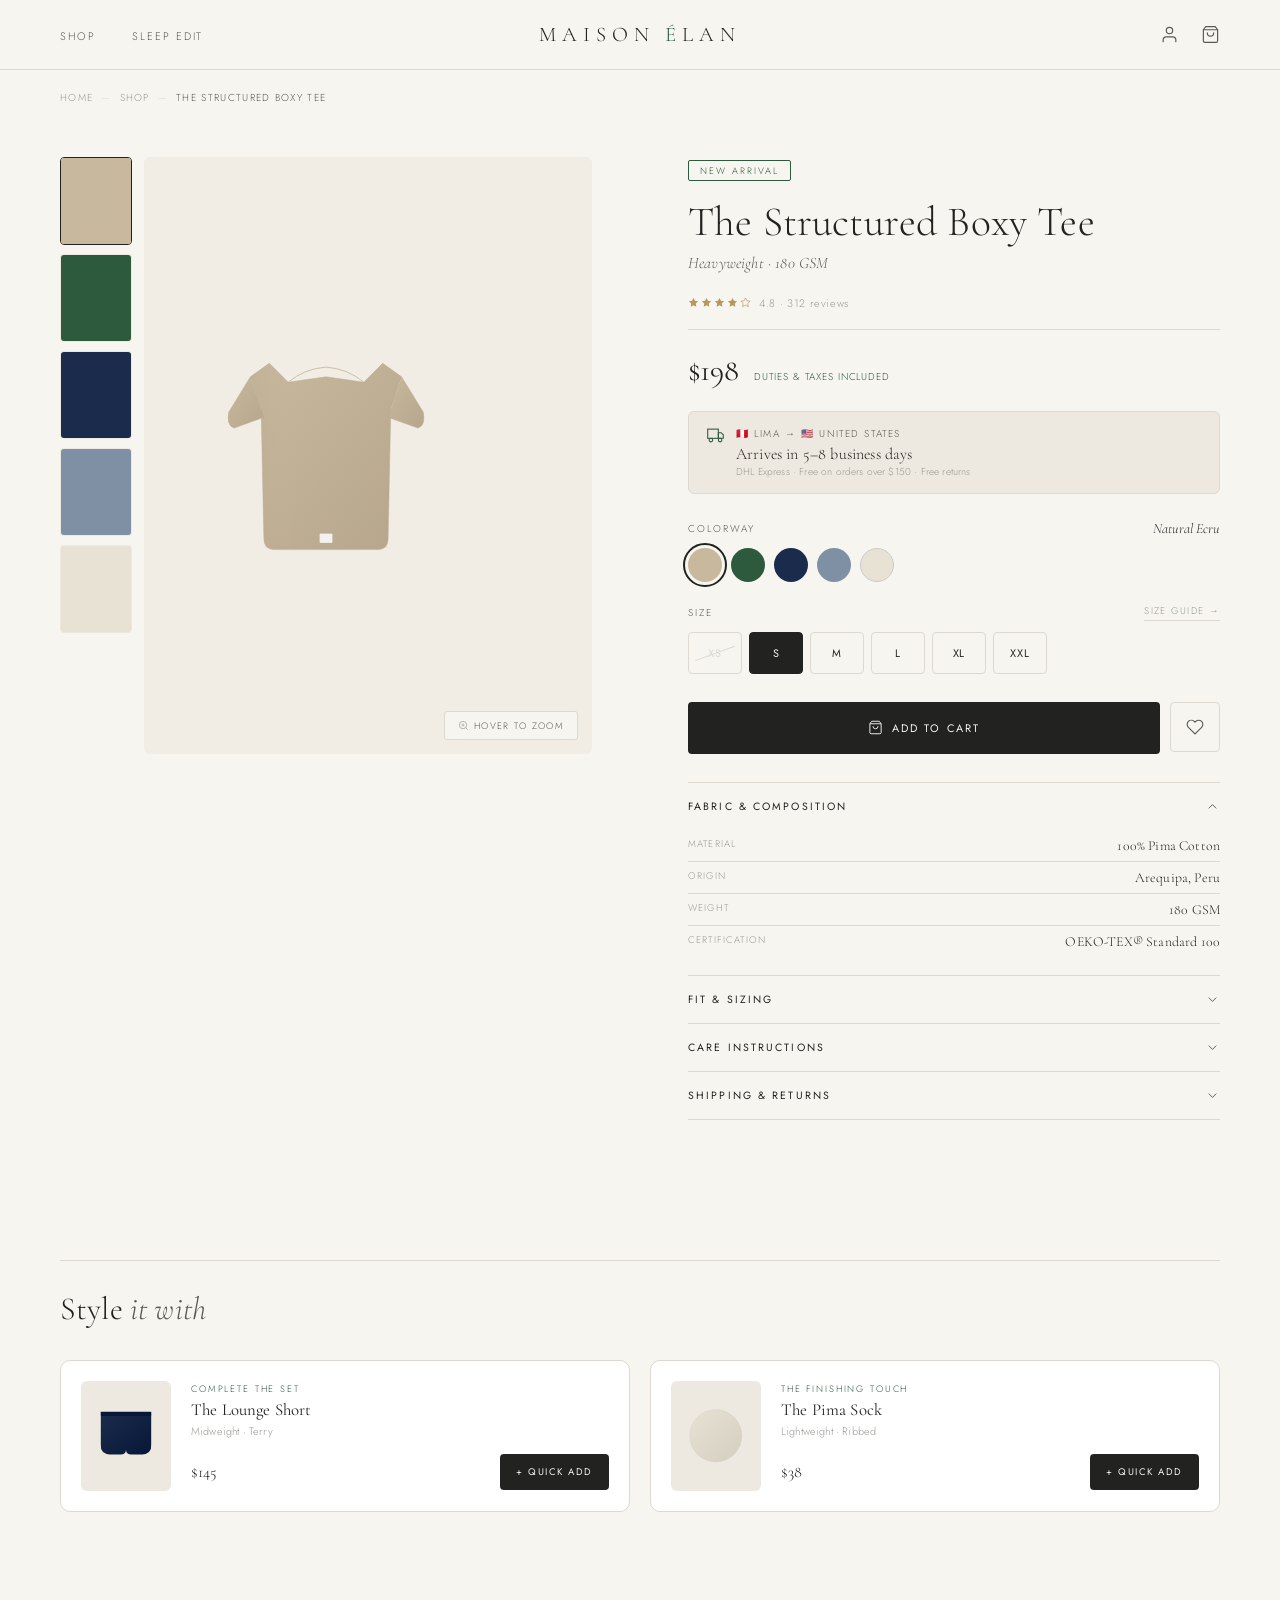
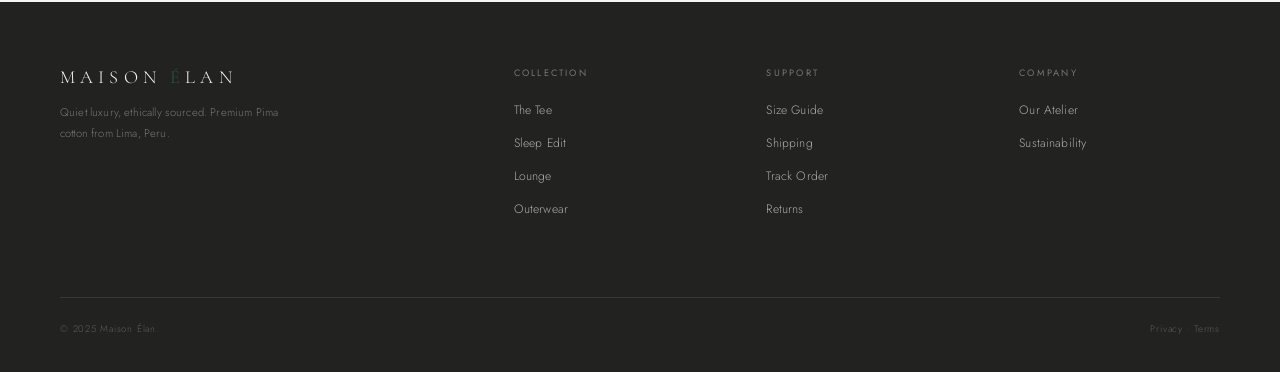
<file: product.html>
<!DOCTYPE html>
<html lang="en">
<head>
  <meta charset="UTF-8">
  <meta name="viewport" content="width=device-width, initial-scale=1.0">
  <title>Product — Maison Élan</title>
  <link rel="stylesheet" href="style.css">

  <style>
    /* ── PAGE-SPECIFIC STYLES FOR product.html ── */

    .product-wrap {
      max-width: 1400px;
      margin: 0 auto;
      padding: 0 var(--page-padding);
    }

    /* Two-column layout */
    .product-layout {
      display: grid;
      grid-template-columns: 1fr 1fr;
      gap: 0;
      padding-bottom: 80px;
    }

    /* ── Gallery column ── */
    .gallery-col {
      position: sticky;
      top: var(--nav-height);
      align-self: start;
      height: calc(100vh - var(--nav-height));
      display: grid;
      grid-template-columns: 72px 1fr;
      gap: 12px;
      padding: 32px 48px 32px 0;
    }
    .thumbs {
      display: flex; flex-direction: column; gap: 9px;
    }
    .thumb {
      width: 72px; height: 88px;
      border-radius: 4px;
      border: 1.5px solid transparent;
      overflow: hidden;
      cursor: pointer;
      transition: border-color 0.2s;
      display: flex; align-items: center; justify-content: center;
      background: var(--cream);
    }
    .thumb.active { border-color: var(--charcoal); }
    .thumb:hover  { border-color: var(--charcoal-lt); }
    .main-img-wrap {
      border-radius: 6px;
      background: var(--cream);
      overflow: hidden;
      display: flex; align-items: center; justify-content: center;
      aspect-ratio: 3/4;
      max-height: calc(100vh - 140px);
      position: relative;
      transition: background 0.4s;
    }
    .zoom-hint {
      position: absolute; bottom: 14px; right: 14px;
      background: rgba(247,245,240,0.9);
      backdrop-filter: blur(8px);
      padding: 7px 13px;
      border-radius: 3px;
      font-size: 0.58rem; letter-spacing: 0.14em; text-transform: uppercase;
      color: var(--charcoal-mid);
      border: 1px solid var(--border);
      display: flex; align-items: center; gap: 5px;
    }
    .zoom-hint svg { width:11px;height:11px;stroke:var(--charcoal-lt);fill:none;stroke-width:1.5; }

    /* ── Info column ── */
    .info-col {
      padding: 32px 0 32px 48px;
    }
    .product-label { margin-bottom: 18px; }
    .product-title {
      font-family: var(--serif);
      font-size: 2.6rem;
      font-weight: 300;
      line-height: 1.15;
      margin-bottom: 6px;
    }
    .product-feel-line {
      font-family: var(--serif);
      font-size: 1rem;
      font-style: italic;
      color: var(--charcoal-mid);
      margin-bottom: 22px;
    }
    .price-row {
      display: flex; align-items: baseline; gap: 14px;
      margin: 22px 0;
    }
    .price-main {
      font-family: var(--serif);
      font-size: 1.9rem;
      font-weight: 400;
    }
    .price-duty-note {
      font-size: 0.62rem;
      letter-spacing: 0.1em;
      text-transform: uppercase;
      color: var(--forest);
    }

    /* Shipping bar */
    .shipping-bar {
      background: var(--cream);
      border: 1px solid var(--border);
      border-radius: 6px;
      padding: 14px 18px;
      display: flex; gap: 12px; align-items: flex-start;
      margin-bottom: 26px;
    }
    .shipping-bar svg { width:17px;height:17px;stroke:var(--forest);fill:none;stroke-width:1.5;flex-shrink:0;margin-top:1px; }
    .shipping-route { font-size:0.62rem;letter-spacing:0.16em;text-transform:uppercase;color:var(--charcoal-mid);margin-bottom:3px; }
    .shipping-time  { font-family:var(--serif);font-size:1rem;color:var(--charcoal); }
    .shipping-note  { font-size:0.63rem;color:var(--charcoal-lt); }

    /* Selector labels */
    .sel-label {
      font-size: 0.62rem; letter-spacing: 0.2em; text-transform: uppercase;
      color: var(--charcoal-mid); margin-bottom: 11px;
      display: flex; justify-content: space-between; align-items: center;
    }
    .sel-label span {
      font-family: var(--serif); font-size: 0.88rem; font-style: italic;
      text-transform: none; letter-spacing: 0; color: var(--charcoal);
    }
    .sel-label a {
      font-size: 0.6rem; letter-spacing: 0.15em; text-transform: uppercase;
      color: var(--charcoal-lt); border-bottom: 1px solid var(--border);
      padding-bottom: 2px; transition: color 0.2s;
    }
    .sel-label a:hover { color: var(--charcoal); }

    /* Color swatches */
    .swatches { display: flex; gap: 9px; margin-bottom: 22px; }
    .swatch {
      width: 34px; height: 34px; border-radius: 50%;
      cursor: pointer;
      border: 2px solid transparent;
      outline: 2px solid transparent;
      outline-offset: 3px;
      transition: outline-color 0.2s, transform 0.2s;
    }
    .swatch:hover { transform: scale(1.1); }
    .swatch.active { outline-color: var(--charcoal); }

    /* Size grid */
    .sizes { display: flex; gap: 7px; flex-wrap: wrap; margin-bottom: 28px; }
    .size-btn {
      width: 54px; height: 42px;
      border: 1px solid var(--border);
      background: none;
      font-family: var(--sans);
      font-size: 0.68rem; letter-spacing: 0.08em;
      color: var(--charcoal);
      border-radius: 4px;
      transition: all 0.2s;
    }
    .size-btn:hover:not(.unavail)  { border-color: var(--charcoal); background: var(--cream); }
    .size-btn.active               { background: var(--charcoal); color: var(--off-white); border-color: var(--charcoal); }
    .size-btn.unavail              { color: var(--border); cursor: not-allowed; position: relative; }
    .size-btn.unavail::after       { content:'';position:absolute;top:50%;left:10%;right:10%;height:1px;background:var(--border);transform:rotate(-20deg); }

    /* CTA row */
    .cta-row {
      display: flex; gap: 10px; margin-bottom: 28px;
    }

    /* Accordion */
    .accordion { margin-top: 4px; }
    .acc-item { border-top: 1px solid var(--border); }
    .acc-item:last-child { border-bottom: 1px solid var(--border); }
    .acc-trigger {
      width: 100%; padding: 16px 0;
      display: flex; justify-content: space-between; align-items: center;
      background: none; border: none;
      font-family: var(--sans); font-size: 0.66rem;
      letter-spacing: 0.2em; text-transform: uppercase; color: var(--charcoal);
    }
    .acc-trigger svg { width:15px;height:15px;stroke:var(--charcoal-mid);fill:none;stroke-width:1.5;transition:transform 0.3s var(--ease); }
    .acc-item.open .acc-trigger svg { transform: rotate(180deg); }
    .acc-body { max-height:0; overflow:hidden; transition:max-height 0.4s var(--ease); }
    .acc-item.open .acc-body { max-height:260px; }
    .acc-content { padding-bottom: 18px; }
    .spec-row {
      display: flex; justify-content: space-between;
      padding: 7px 0; border-bottom: 1px solid var(--border);
      font-size: 0.71rem;
    }
    .spec-row:last-child { border: none; }
    .spec-key { font-size:0.6rem;letter-spacing:0.12em;text-transform:uppercase;color:var(--charcoal-lt); }
    .spec-val { font-family:var(--serif);font-size:0.86rem;color:var(--charcoal); }
    .acc-text  { font-size:0.77rem;line-height:1.9;color:var(--charcoal-mid); }

    /* ── Style With section ── */
    .style-with {
      max-width: 1400px;
      margin: 0 auto;
      padding: 0 var(--page-padding) 90px;
    }
    .style-with-title {
      font-family: var(--serif);
      font-size: 2rem; font-weight: 300;
      margin-bottom: 32px;
    }
    .style-with-title em { font-style: italic; color: var(--charcoal-mid); }
    .style-suggestions {
      display: grid;
      grid-template-columns: 1fr 1fr;
      gap: 20px;
    }
    .suggestion-card {
      background: white;
      border: 1px solid var(--border);
      border-radius: 10px;
      padding: 20px;
      display: flex; gap: 20px; align-items: center;
    }
    .suggestion-thumb {
      width: 90px; height: 110px;
      border-radius: 6px;
      background: var(--cream);
      flex-shrink: 0;
      display: flex; align-items: center; justify-content: center;
      overflow: hidden;
    }
    .suggestion-info { flex: 1; }
    .suggestion-type {
      font-size: 0.58rem; letter-spacing: 0.2em; text-transform: uppercase;
      color: var(--forest); margin-bottom: 4px;
    }
    .suggestion-name {
      font-family: var(--serif); font-size: 1.05rem; font-weight: 400;
      color: var(--charcoal); margin-bottom: 3px;
    }
    .suggestion-desc {
      font-size: 0.68rem; color: var(--charcoal-lt);
      margin-bottom: 14px; line-height: 1.6;
    }
    .suggestion-footer {
      display: flex; justify-content: space-between; align-items: center;
    }
    .suggestion-price { font-family: var(--serif); font-size: 1rem; }
    .btn-quick-add {
      height: 36px; padding: 0 16px;
      background: var(--charcoal); color: var(--off-white);
      border: none; border-radius: 4px;
      font-family: var(--sans); font-size: 0.6rem;
      letter-spacing: 0.16em; text-transform: uppercase;
      cursor: pointer; transition: background 0.2s;
      white-space: nowrap;
    }
    .btn-quick-add:hover { background: var(--navy); }

    @media (max-width: 900px) {
      .product-layout { grid-template-columns: 1fr; }
      .gallery-col { position: static; height: auto; grid-template-columns: 1fr; padding: 20px 0; }
      .thumbs { flex-direction: row; }
      .thumb { width: 60px; height: 72px; }
      .info-col { padding: 0; }
      .style-suggestions { grid-template-columns: 1fr; }
    }
  </style>
</head>
<body>

  <!-- NAV -->
  <nav class="nav" id="mainNav">
    <ul class="nav-left">
      <li><a href="shop.html">Shop</a></li>
      <li><a href="shop.html#sleep-edit">Sleep Edit</a></li>
    </ul>
    <a href="index.html" class="nav-logo">Maison <span>É</span>lan</a>
    <div class="nav-right">
      <button class="nav-icon-btn" onclick="location.href='account.html'">
        <svg viewBox="0 0 24 24"><path d="M20 21v-2a4 4 0 0 0-4-4H8a4 4 0 0 0-4 4v2"/><circle cx="12" cy="7" r="4"/></svg>
      </button>
      <button class="nav-icon-btn" onclick="location.href='checkout.html'">
        <svg viewBox="0 0 24 24"><path d="M6 2 3 6v14a2 2 0 0 0 2 2h14a2 2 0 0 0 2-2V6l-3-4z"/><line x1="3" y1="6" x2="21" y2="6"/><path d="M16 10a4 4 0 0 1-8 0"/></svg>
        <span class="cart-badge">0</span>
      </button>
      <button class="nav-hamburger" id="navHamburger"><span></span><span></span><span></span></button>
    </div>
  </nav>
  <div class="nav-overlay" id="navOverlay"></div>
  <nav class="nav-drawer" id="navDrawer">
    <button class="nav-drawer-close" id="navClose">✕</button>
    <a href="shop.html">The Tee</a><a href="shop.html">Sleep Edit</a>
    <a href="shop.html">Lounge</a><a href="shop.html">Outerwear</a>
    <a href="account.html">Account</a><a href="checkout.html">Cart</a>
    <div class="nav-drawer-footer">🇵🇪 Ships from Lima, Peru</div>
  </nav>
  <div class="nav-spacer"></div>

  <!-- BREADCRUMB -->
  <div class="product-wrap">
    <div class="breadcrumb" id="breadcrumb">
      <span><a href="index.html" style="color:inherit">Home</a></span>
      <span class="sep">—</span>
      <span><a href="shop.html" style="color:inherit">Shop</a></span>
      <span class="sep">—</span>
      <span class="current" id="breadcrumbName">Loading…</span>
    </div>
  </div>

  <!-- PRODUCT LAYOUT -->
  <div class="product-wrap">
    <div class="product-layout">

      <!-- Gallery -->
      <div class="gallery-col">
        <div class="thumbs" id="thumbs"></div>
        <div class="main-img-wrap" id="mainImg">
          <div id="mainGarment"></div>
          <div class="zoom-hint">
            <svg viewBox="0 0 24 24"><circle cx="11" cy="11" r="8"/><path d="m21 21-4.35-4.35"/><line x1="8" y1="11" x2="14" y2="11"/><line x1="11" y1="8" x2="11" y2="14"/></svg>
            Hover to zoom
          </div>
        </div>
      </div>

      <!-- Info -->
      <div class="info-col" id="infoCol">
        <!-- Injected by JS -->
      </div>

    </div>
  </div>

  <!-- STYLE WITH -->
  <div class="style-with">
    <div class="divider"></div>
    <div class="style-with-title">Style <em>it with</em></div>
    <div class="style-suggestions" id="styleSuggestions"></div>
  </div>

  <!-- FOOTER -->
  <footer class="footer">
    <div class="footer-brand"><div class="footer-logo">Maison <span>É</span>lan</div>
      <p>Quiet luxury, ethically sourced. Premium Pima cotton from Lima, Peru.</p>
    </div>
    <div class="footer-col"><h5>Collection</h5><ul>
      <li><a href="shop.html">The Tee</a></li><li><a href="shop.html">Sleep Edit</a></li>
      <li><a href="shop.html">Lounge</a></li><li><a href="shop.html">Outerwear</a></li>
    </ul></div>
    <div class="footer-col"><h5>Support</h5><ul>
      <li><a href="#">Size Guide</a></li><li><a href="#">Shipping</a></li>
      <li><a href="account.html">Track Order</a></li><li><a href="#">Returns</a></li>
    </ul></div>
    <div class="footer-col"><h5>Company</h5><ul>
      <li><a href="#">Our Atelier</a></li><li><a href="#">Sustainability</a></li>
    </ul></div>
    <div class="footer-bottom">
      <p>© 2025 Maison Élan.</p><p>Privacy · Terms</p>
    </div>
  </footer>

  <script src="script.js"></script>
  <script>
    /* ── product.html specific script ── */

    let currentProduct = null;
    let selectedColor  = null;
    let selectedSize   = null;

    /* ── Render the full product page ── */
    function renderProduct(product) {
      currentProduct = product;
      selectedColor  = product.colors[0].name;
      selectedSize   = product.sizes.find(s => !product.unavailableSizes.includes(s)) || product.sizes[0];

      document.title = `${product.name} — Maison Élan`;
      document.getElementById('breadcrumbName').textContent = product.name;

      /* Main garment SVG */
      document.getElementById('mainGarment').innerHTML =
        buildGarmentSVGLarge(product.id, product.colors[0].hex);
      document.getElementById('mainImg').style.background = product.colors[0].hex + '22';

      /* Thumbnails (one per color) */
      const thumbsEl = document.getElementById('thumbs');
      thumbsEl.innerHTML = product.colors.map((c, i) => `
        <div class="thumb ${i===0?'active':''}"
          onclick="selectColorThumb(this, '${c.name}', '${c.hex}', ${i})">
          <div style="width:100%;height:100%;background:${c.hex}"></div>
        </div>`
      ).join('');

      /* Info column */
      const swatchesHtml = product.colors.map((c, i) => `
        <div class="swatch ${i===0?'active':''}"
          style="background:${c.hex};${c.border?'border:1.5px solid #ccc':''}"
          title="${c.name}"
          onclick="selectColor(this,'${c.name}','${c.hex}')">
        </div>`
      ).join('');

      const sizesHtml = product.sizes.map(s => `
        <button class="size-btn ${s===selectedSize?'active':''} ${product.unavailableSizes.includes(s)?'unavail':''}"
          onclick="${product.unavailableSizes.includes(s)?'':'selectSize(this,\''+s+'\')'}">${s}</button>`
      ).join('');

      document.getElementById('infoCol').innerHTML = `
        <div class="product-label">
          ${product.tag ? `<div class="tag ${product.tagStyle}">${product.tag}</div>` : ''}
        </div>
        <h1 class="product-title">${product.name}</h1>
        <div class="product-feel-line">${product.feel}</div>
        <div class="rating-row">
          <div class="stars">
            <svg class="star" viewBox="0 0 24 24"><polygon points="12 2 15.09 8.26 22 9.27 17 14.14 18.18 21.02 12 17.77 5.82 21.02 7 14.14 2 9.27 8.91 8.26 12 2"/></svg>
            <svg class="star" viewBox="0 0 24 24"><polygon points="12 2 15.09 8.26 22 9.27 17 14.14 18.18 21.02 12 17.77 5.82 21.02 7 14.14 2 9.27 8.91 8.26 12 2"/></svg>
            <svg class="star" viewBox="0 0 24 24"><polygon points="12 2 15.09 8.26 22 9.27 17 14.14 18.18 21.02 12 17.77 5.82 21.02 7 14.14 2 9.27 8.91 8.26 12 2"/></svg>
            <svg class="star" viewBox="0 0 24 24"><polygon points="12 2 15.09 8.26 22 9.27 17 14.14 18.18 21.02 12 17.77 5.82 21.02 7 14.14 2 9.27 8.91 8.26 12 2"/></svg>
            <svg class="star empty" viewBox="0 0 24 24"><polygon points="12 2 15.09 8.26 22 9.27 17 14.14 18.18 21.02 12 17.77 5.82 21.02 7 14.14 2 9.27 8.91 8.26 12 2"/></svg>
          </div>
          <span class="rating-text">4.8 · 312 reviews</span>
        </div>
        <div class="divider" style="margin:18px 0"></div>
        <div class="price-row">
          <span class="price-main">$${product.price}</span>
          <span class="price-duty-note">Duties & taxes included</span>
        </div>

        <div class="shipping-bar">
          <svg viewBox="0 0 24 24"><rect x="1" y="3" width="15" height="13"/><polygon points="16 8 20 8 23 11 23 16 16 16 16 8"/><circle cx="5.5" cy="18.5" r="2.5"/><circle cx="18.5" cy="18.5" r="2.5"/></svg>
          <div>
            <div class="shipping-route">🇵🇪 Lima → 🇺🇸 United States</div>
            <div class="shipping-time">Arrives in 5–8 business days</div>
            <div class="shipping-note">DHL Express · Free on orders over $150 · Free returns</div>
          </div>
        </div>

        <div class="sel-label">Colorway <span id="colorNameDisplay">${selectedColor}</span></div>
        <div class="swatches">${swatchesHtml}</div>

        <div class="sel-label">Size <a href="#">Size Guide →</a></div>
        <div class="sizes">${sizesHtml}</div>

        <div class="cta-row">
          <button class="btn btn-dark btn-full" style="flex:1" onclick="handleAddToCart()">
            <svg style="width:15px;height:15px;stroke:currentColor;fill:none;stroke-width:1.5" viewBox="0 0 24 24"><path d="M6 2 3 6v14a2 2 0 0 0 2 2h14a2 2 0 0 0 2-2V6l-3-4z"/><line x1="3" y1="6" x2="21" y2="6"/><path d="M16 10a4 4 0 0 1-8 0"/></svg>
            Add to Cart
          </button>
          <button class="btn-icon" title="Save to wishlist">
            <svg viewBox="0 0 24 24"><path d="M20.84 4.61a5.5 5.5 0 0 0-7.78 0L12 5.67l-1.06-1.06a5.5 5.5 0 0 0-7.78 7.78l1.06 1.06L12 21.23l7.78-7.78 1.06-1.06a5.5 5.5 0 0 0 0-7.78z"/></svg>
          </button>
        </div>

        <div class="accordion">
          ${buildAccordion('Fabric & Composition', `
            <div class="spec-row"><span class="spec-key">Material</span><span class="spec-val">${product.fabric}</span></div>
            <div class="spec-row"><span class="spec-key">Origin</span><span class="spec-val">${product.origin}</span></div>
            <div class="spec-row"><span class="spec-key">Weight</span><span class="spec-val">${product.weight}</span></div>
            <div class="spec-row"><span class="spec-key">Certification</span><span class="spec-val">${product.certification}</span></div>
          `, true)}
          ${buildAccordion('Fit & Sizing', `<p class="acc-text">${product.description}</p>`)}
          ${buildAccordion('Care Instructions', `
            <div class="spec-row"><span class="spec-key">Wash</span><span class="spec-val">Cold, gentle cycle</span></div>
            <div class="spec-row"><span class="spec-key">Dry</span><span class="spec-val">Lay flat or low tumble</span></div>
            <div class="spec-row"><span class="spec-key">Iron</span><span class="spec-val">Low heat if needed</span></div>
          `)}
          ${buildAccordion('Shipping & Returns', `
            <div class="spec-row"><span class="spec-key">Standard US</span><span class="spec-val">5–8 business days</span></div>
            <div class="spec-row"><span class="spec-key">Express US</span><span class="spec-val">2–3 business days</span></div>
            <div class="spec-row"><span class="spec-key">Returns</span><span class="spec-val">Free 30-day returns</span></div>
            <div class="spec-row"><span class="spec-key">Duties</span><span class="spec-val">Included in price</span></div>
          `)}
        </div>
      `;

      /* Style-with suggestions */
      renderSuggestions(product);
    }

    function buildAccordion(title, body, openByDefault = false) {
      const id = title.replace(/\s/g,'').toLowerCase();
      return `
        <div class="acc-item ${openByDefault?'open':''}" id="acc-${id}">
          <button class="acc-trigger" onclick="toggleAcc('acc-${id}')">
            ${title}
            <svg viewBox="0 0 24 24"><polyline points="6 9 12 15 18 9"/></svg>
          </button>
          <div class="acc-body">
            <div class="acc-content">${body}</div>
          </div>
        </div>`;
    }

    function toggleAcc(id) {
      document.getElementById(id)?.classList.toggle('open');
    }

    /* ── Suggestions ── */
    function renderSuggestions(product) {
      const el = document.getElementById('styleSuggestions');

      const cards = [];
      if (product.pairedWith) {
        const p = getProduct(product.pairedWith);
        if (p) cards.push({ product: p, type: 'Complete the Set' });
      }
      if (product.accessory) {
        const a = getProduct(product.accessory);
        if (a) cards.push({ product: a, type: 'The Finishing Touch' });
      }

      el.innerHTML = cards.map(({ product: p, type }) => `
        <div class="suggestion-card">
          <div class="suggestion-thumb">
            ${buildGarmentSVGSmall(p.id, p.colors[0].hex)}
          </div>
          <div class="suggestion-info">
            <div class="suggestion-type">${type}</div>
            <div class="suggestion-name">${p.name}</div>
            <div class="suggestion-desc">${p.feel}</div>
            <div class="suggestion-footer">
              <div class="suggestion-price">$${p.price}</div>
              <button class="btn-quick-add" onclick="quickAddSuggestion('${p.id}')">
                + Quick Add
              </button>
            </div>
          </div>
        </div>`
      ).join('');
    }

    function quickAddSuggestion(id) {
      const p    = getProduct(id);
      const size = p.sizes.find(s => !p.unavailableSizes.includes(s)) || p.sizes[0];
      addToCart(id, size, p.colors[0].name);
    }

    /* ── Color / size selection ── */
    function selectColor(el, name, hex) {
      document.querySelectorAll('.swatch').forEach(s => s.classList.remove('active'));
      el.classList.add('active');
      selectedColor = name;
      document.getElementById('colorNameDisplay').textContent = name;
      document.getElementById('mainImg').style.background = hex + '22';
      document.getElementById('mainGarment').innerHTML =
        buildGarmentSVGLarge(currentProduct.id, hex);
    }

    function selectColorThumb(el, name, hex, idx) {
      document.querySelectorAll('.thumb').forEach(t => t.classList.remove('active'));
      el.classList.add('active');
      /* Also update swatch */
      document.querySelectorAll('.swatch')[idx]?.click();
    }

    function selectSize(el, size) {
      document.querySelectorAll('.size-btn').forEach(b => b.classList.remove('active'));
      el.classList.add('active');
      selectedSize = size;
    }

    function handleAddToCart() {
      if (!selectedSize) { showToast('Please select a size'); return; }
      addToCart(currentProduct.id, selectedSize, selectedColor);
    }

    /* ── SVG helpers ── */
    function shadeColor(hex, amount) {
      hex = hex.replace('#','');
      if (hex.length===3) hex = hex.split('').map(c=>c+c).join('');
      let r=parseInt(hex.slice(0,2),16)+amount,
          g=parseInt(hex.slice(2,4),16)+amount,
          b=parseInt(hex.slice(4,6),16)+amount;
      return '#'+[r,g,b].map(v=>Math.max(0,Math.min(255,v)).toString(16).padStart(2,'0')).join('');
    }

    function buildGarmentSVGLarge(id, color) {
      const c1=color, c2=shadeColor(color,-18);
      if (id.includes('TEE')||id.includes('OVR')) return `<svg viewBox="0 0 400 520" style="width:72%"><defs><linearGradient id="gl" x1="0%" y1="0%" x2="100%" y2="100%"><stop offset="0%" style="stop-color:${c1}"/><stop offset="100%" style="stop-color:${c2}"/></linearGradient><linearGradient id="gls" x1="0%" y1="0%" x2="100%" y2="0%"><stop offset="0%" style="stop-color:${c2};stop-opacity:0.35"/><stop offset="100%" style="stop-color:${c1};stop-opacity:0"/></linearGradient></defs><path d="M80 180L60 120L95 95L130 130L200 120L270 130L305 95L340 120L320 180L315 420Q315 440 295 440L105 440Q85 440 85 420Z" fill="url(#gl)" stroke="${c2}" stroke-width="0.8"/><path d="M130 130Q160 105 200 102Q240 105 270 130" fill="none" stroke="${c2}" stroke-width="1.2"/><path d="M60 120L20 185Q15 210 30 215L85 195L80 180" fill="url(#gl)" stroke="${c2}" stroke-width="0.8"/><path d="M340 120L380 185Q385 210 370 215L315 195L320 180" fill="url(#gl)" stroke="${c2}" stroke-width="0.8"/><path d="M80 180L60 120L95 95L130 130L155 135L140 440L85 420Z" fill="url(#gls)"/><line x1="85" y1="436" x2="315" y2="436" stroke="${c2}" stroke-width="0.6" opacity="0.4"/><rect x="188" y="410" width="24" height="18" rx="2" fill="white" opacity="0.85" stroke="${c2}" stroke-width="0.4"/></svg>`;
      if (id.includes('HOD')) return `<svg viewBox="0 0 400 520" style="width:72%"><defs><linearGradient id="gl" x1="0%" y1="0%" x2="100%" y2="100%"><stop offset="0%" style="stop-color:${c1}"/><stop offset="100%" style="stop-color:${c2}"/></linearGradient></defs><path d="M100 88L32 72L20 112Q12 150 36 154L92 140L92 220L100 440Q100 460 120 460L280 460Q300 460 300 440L308 220L308 140L364 154Q388 150 380 112L368 72L300 88Q280 60 264 48L200 40L136 48Q120 60 100 88Z" fill="url(#gl)" stroke="${c2}" stroke-width="0.8"/><path d="M140 48Q160 32 200 28Q240 32 260 48L248 80L200 68L152 80Z" fill="${shadeColor(c1,-8)}" stroke="${c2}" stroke-width="0.6"/><path d="M144 264Q144 296 200 296Q256 296 256 264L256 240Q256 232 244 232L156 232Q144 232 144 240Z" fill="${c2}" stroke="${c2}" stroke-width="0.5"/></svg>`;
      if (id.includes('SHO')) return `<svg viewBox="0 0 400 340" style="width:72%"><defs><linearGradient id="gl" x1="0%" y1="0%" x2="100%" y2="100%"><stop offset="0%" style="stop-color:${c1}"/><stop offset="100%" style="stop-color:${c2}"/></linearGradient></defs><path d="M60 80L60 260Q56 320 110 328L176 328Q200 328 200 296L200 220L200 296Q200 328 224 328L290 328Q344 320 340 260L340 80Z" fill="url(#gl)"/><rect x="60" y="68" width="280" height="28" rx="5" fill="${c2}"/><line x1="170" y1="82" x2="230" y2="82" stroke="${shadeColor(c1,20)}" stroke-width="2" opacity="0.7"/><circle cx="170" cy="82" r="3" fill="${shadeColor(c1,20)}" opacity="0.7"/><circle cx="230" cy="82" r="3" fill="${shadeColor(c1,20)}" opacity="0.7"/></svg>`;
      return `<svg viewBox="0 0 300 300" style="width:60%"><defs><linearGradient id="gl" x1="0%" y1="0%" x2="100%" y2="100%"><stop offset="0%" style="stop-color:${c1}"/><stop offset="100%" style="stop-color:${c2}"/></linearGradient></defs><ellipse cx="150" cy="150" rx="110" ry="110" fill="url(#gl)" stroke="${c2}" stroke-width="1"/><text x="150" y="156" text-anchor="middle" font-family="Cormorant Garamond,serif" font-size="14" fill="${c2}" letter-spacing="1">ACCESSORY</text></svg>`;
    }

    function buildGarmentSVGSmall(id, color) {
      const c2 = shadeColor(color, -20);
      if (id.includes('TEE')||id.includes('OVR')) return `<svg viewBox="0 0 200 240" style="width:80%"><defs><linearGradient id="gs${id}" x1="0%" y1="0%" x2="100%" y2="100%"><stop offset="0%" style="stop-color:${color}"/><stop offset="100%" style="stop-color:${c2}"/></linearGradient></defs><path d="M40 88L30 60L48 48L66 66L100 60L134 66L152 48L170 60L160 88L156 210Q156 220 144 220L56 220Q44 220 44 210Z" fill="url(#gs${id})"/><path d="M30 60L10 95Q7 107 16 110L44 100L40 88" fill="url(#gs${id})"/><path d="M170 60L190 95Q193 107 184 110L156 100L160 88" fill="url(#gs${id})"/></svg>`;
      if (id.includes('HOD')) return `<svg viewBox="0 0 200 240" style="width:80%"><defs><linearGradient id="gs${id}" x1="0%" y1="0%" x2="100%" y2="100%"><stop offset="0%" style="stop-color:${color}"/><stop offset="100%" style="stop-color:${c2}"/></linearGradient></defs><path d="M50 44L16 36L10 56Q6 75 18 77L46 70L46 220Q46 228 54 228L146 228Q154 228 154 220L154 70L182 77Q194 75 190 56L184 36L150 44Q140 24 100 20Q60 24 50 44Z" fill="url(#gs${id})"/></svg>`;
      if (id.includes('SHO')) return `<svg viewBox="0 0 200 180" style="width:80%"><defs><linearGradient id="gs${id}" x1="0%" y1="0%" x2="100%" y2="100%"><stop offset="0%" style="stop-color:${color}"/><stop offset="100%" style="stop-color:${c2}"/></linearGradient></defs><path d="M30 30L30 115Q28 140 55 143L85 143Q100 143 100 130L100 100L100 130Q100 143 115 143L145 143Q172 140 170 115L170 30Z" fill="url(#gs${id})"/><rect x="30" y="24" width="140" height="12" rx="2" fill="${c2}"/></svg>`;
      return `<svg viewBox="0 0 160 160" style="width:75%"><defs><linearGradient id="gs${id}" x1="0%" y1="0%" x2="100%" y2="100%"><stop offset="0%" style="stop-color:${color}"/><stop offset="100%" style="stop-color:${c2}"/></linearGradient></defs><ellipse cx="80" cy="80" rx="62" ry="62" fill="url(#gs${id})" stroke="${c2}" stroke-width="0.8"/></svg>`;
    }

    /* ── INIT ── */
    document.addEventListener('DOMContentLoaded', async () => {
      await loadProducts();
      const params = new URLSearchParams(window.location.search);
      const id     = params.get('id') || PRODUCTS[0].id;
      const product = getProduct(id);
      if (product) renderProduct(product);
      else location.href = 'shop.html';
    });
  </script>
</body>
</html>
</file>
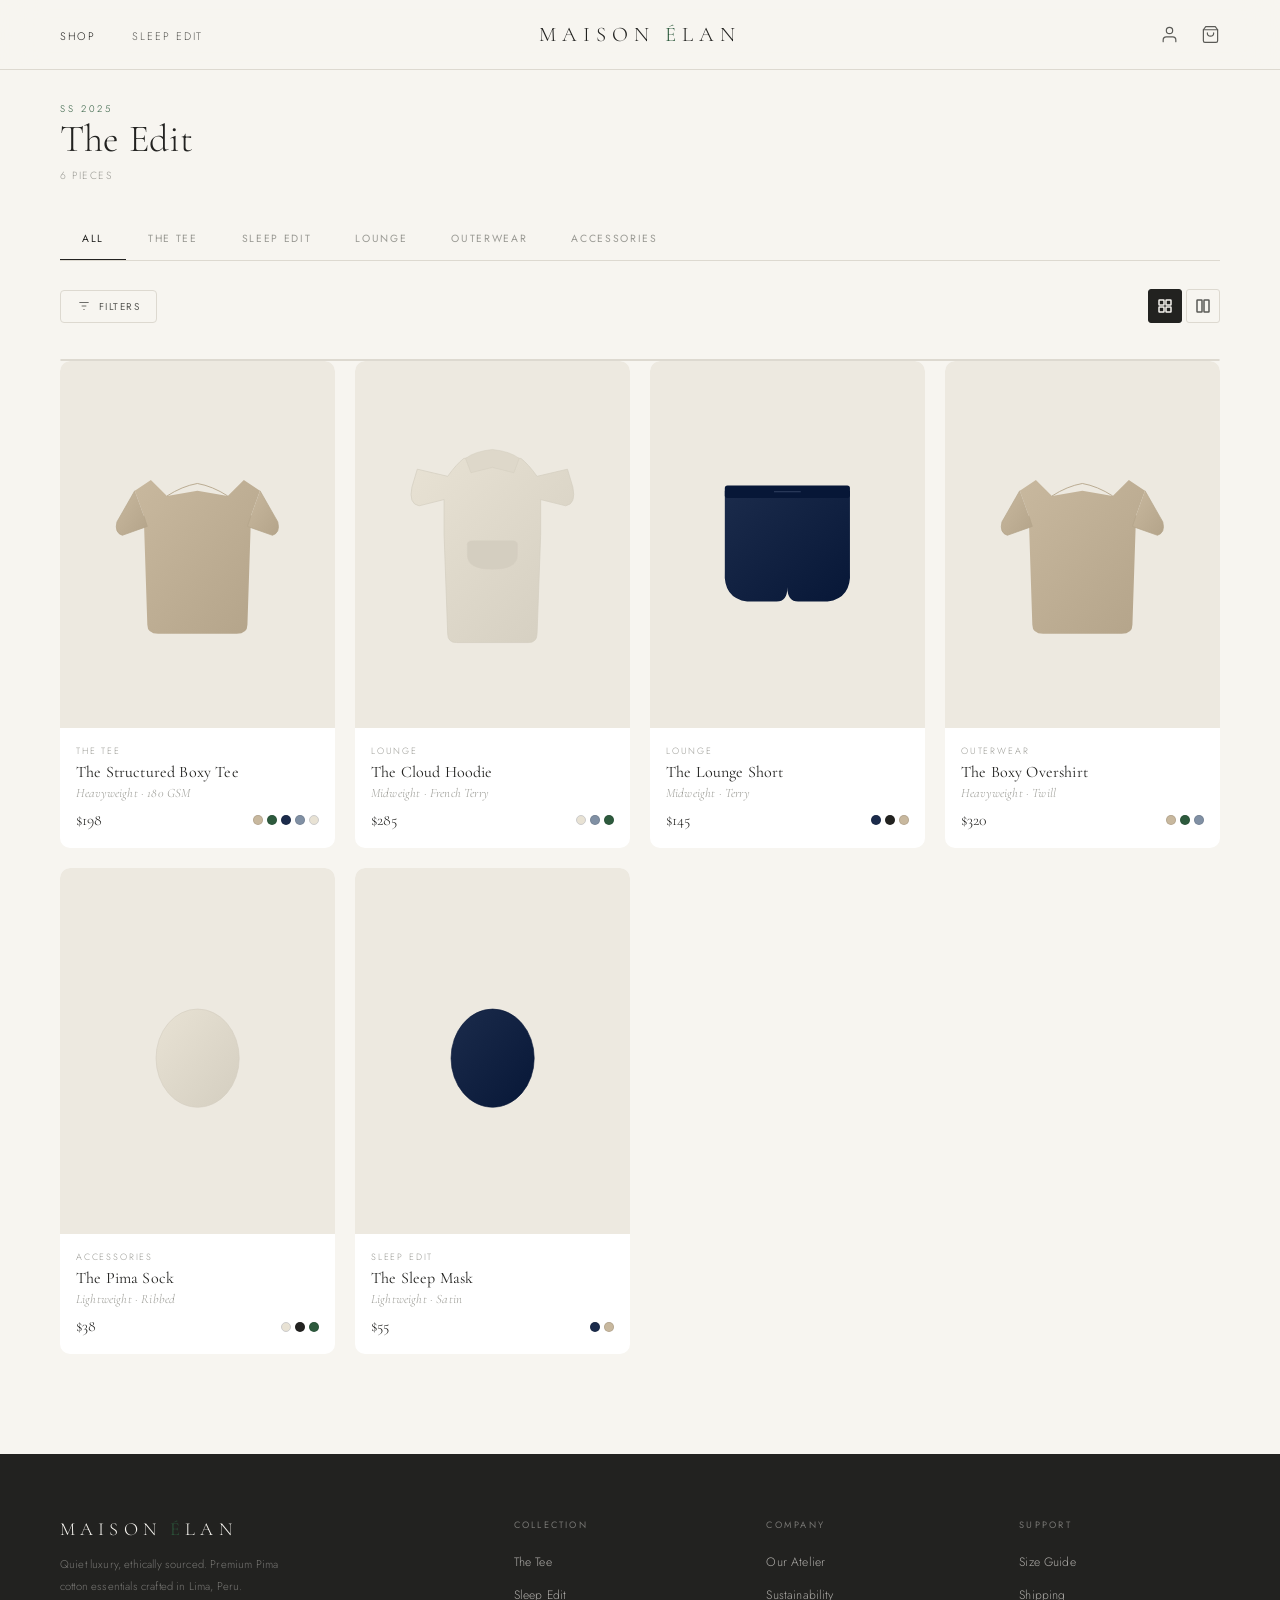
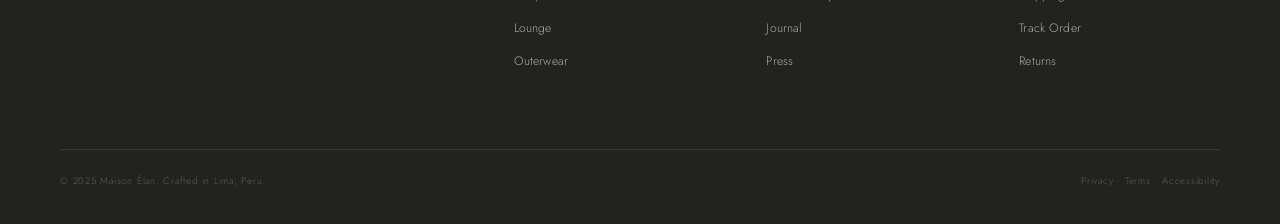
<file: shop.html>
<!DOCTYPE html>
<html lang="en">
<head>
  <meta charset="UTF-8">
  <meta name="viewport" content="width=device-width, initial-scale=1.0">
  <title>Shop the Edit — Maison Élan</title>
  <link rel="stylesheet" href="style.css">

  <style>
    /* ── PAGE-SPECIFIC STYLES FOR shop.html ── */

    .shop-wrap {
      max-width: 1400px;
      margin: 0 auto;
      padding: 32px var(--page-padding) 100px;
    }

    /* Page header */
    .shop-header {
      display: flex; justify-content: space-between; align-items: flex-end;
      margin-bottom: 36px;
    }
    .shop-title {
      font-family: var(--serif);
      font-size: 2.4rem;
      font-weight: 300;
    }
    .shop-count {
      font-size: 0.65rem;
      letter-spacing: 0.15em;
      text-transform: uppercase;
      color: var(--charcoal-lt);
      margin-top: 6px;
    }

    /* Category tabs */
    .cat-tabs {
      display: flex;
      gap: 0;
      border-bottom: 1px solid var(--border);
      margin-bottom: 28px;
      overflow-x: auto;
    }
    .cat-tab {
      background: none;
      border: none;
      padding: 12px 22px 14px;
      font-size: 0.65rem;
      letter-spacing: 0.16em;
      text-transform: uppercase;
      color: var(--charcoal-lt);
      position: relative;
      white-space: nowrap;
      transition: color 0.2s;
    }
    .cat-tab::after {
      content: '';
      position: absolute;
      bottom: -1px; left: 0; right: 0;
      height: 2px;
      background: var(--charcoal);
      transform: scaleX(0);
      transition: transform 0.25s var(--ease);
    }
    .cat-tab.active { color: var(--charcoal); }
    .cat-tab.active::after { transform: scaleX(1); }
    .cat-tab:hover { color: var(--charcoal-mid); }

    /* Filter row */
    .filter-row {
      display: flex;
      align-items: center;
      gap: 28px;
      margin-bottom: 36px;
      flex-wrap: wrap;
    }
    .filter-toggle-btn {
      background: none;
      border: 1px solid var(--border);
      border-radius: 4px;
      padding: 8px 16px;
      font-size: 0.62rem;
      letter-spacing: 0.15em;
      text-transform: uppercase;
      color: var(--charcoal-mid);
      display: flex; align-items: center; gap: 8px;
      transition: border-color 0.2s, color 0.2s;
    }
    .filter-toggle-btn:hover { border-color: var(--charcoal); color: var(--charcoal); }
    .filter-toggle-btn svg {
      width: 14px; height: 14px;
      stroke: currentColor; fill: none; stroke-width: 1.5;
    }
    .active-filters {
      display: flex; gap: 8px; flex-wrap: wrap; flex: 1;
    }
    .filter-chip {
      background: var(--charcoal);
      color: var(--off-white);
      font-size: 0.58rem;
      letter-spacing: 0.12em;
      text-transform: uppercase;
      padding: 5px 12px;
      border-radius: 20px;
      display: flex; align-items: center; gap: 6px;
      cursor: pointer;
    }
    .filter-chip:hover { background: var(--charcoal-mid); }

    /* Grid toggle */
    .grid-toggle {
      display: flex; gap: 4px; margin-left: auto;
    }
    .grid-btn {
      background: none;
      border: 1px solid var(--border);
      border-radius: 3px;
      width: 34px; height: 34px;
      display: flex; align-items: center; justify-content: center;
      transition: border-color 0.2s, background 0.2s;
    }
    .grid-btn.active { background: var(--charcoal); border-color: var(--charcoal); }
    .grid-btn svg { width: 14px; height: 14px; stroke: var(--charcoal-mid); fill: none; stroke-width: 1.5; }
    .grid-btn.active svg { stroke: var(--off-white); }

    /* Filter panel (collapsible) */
    .filter-panel {
      background: white;
      border: 1px solid var(--border);
      border-radius: 8px;
      padding: 0;
      max-height: 0;
      overflow: hidden;
      transition: max-height 0.4s var(--ease), padding 0.3s;
      margin-bottom: 0;
    }
    .filter-panel.open {
      max-height: 200px;
      padding: 24px 28px;
      margin-bottom: 28px;
    }
    .filter-groups {
      display: flex; gap: 48px; flex-wrap: wrap;
    }
    .filter-group h4 {
      font-size: 0.58rem;
      letter-spacing: 0.2em;
      text-transform: uppercase;
      color: var(--charcoal-lt);
      margin-bottom: 12px;
    }
    .filter-options {
      display: flex; gap: 8px; flex-wrap: wrap;
    }
    .filter-opt {
      padding: 6px 14px;
      border: 1px solid var(--border);
      border-radius: 3px;
      font-size: 0.65rem;
      letter-spacing: 0.1em;
      color: var(--charcoal-mid);
      background: none;
      cursor: pointer;
      transition: all 0.2s;
    }
    .filter-opt:hover { border-color: var(--charcoal-mid); }
    .filter-opt.active {
      background: var(--charcoal);
      color: var(--off-white);
      border-color: var(--charcoal);
    }

    /* Product grid */
    .product-grid {
      display: grid;
      grid-template-columns: repeat(4, 1fr);
      gap: 20px;
      transition: grid-template-columns 0.3s var(--ease);
    }
    .product-grid.two-col {
      grid-template-columns: repeat(2, 1fr);
      gap: 28px;
    }

    /* Empty state */
    .empty-state {
      grid-column: 1 / -1;
      padding: 80px 0;
      text-align: center;
      display: none;
    }
    .empty-state.visible { display: block; }
    .empty-title {
      font-family: var(--serif);
      font-size: 1.8rem;
      font-weight: 300;
      margin-bottom: 10px;
    }
    .empty-sub {
      font-size: 0.76rem;
      color: var(--charcoal-lt);
      margin-bottom: 28px;
    }
    .waitlist-form {
      display: inline-flex; gap: 0; max-width: 360px;
    }
    .waitlist-form input {
      flex: 1;
      height: 46px; padding: 0 16px;
      border: 1px solid var(--border);
      border-right: none;
      border-radius: 4px 0 0 4px;
      font-family: var(--sans);
      font-size: 0.8rem;
      outline: none;
    }
    .waitlist-form button {
      height: 46px; padding: 0 20px;
      background: var(--charcoal);
      color: var(--off-white);
      border: none;
      border-radius: 0 4px 4px 0;
      font-size: 0.62rem;
      letter-spacing: 0.15em;
      text-transform: uppercase;
    }

    /* Load more */
    .load-more-wrap {
      text-align: center;
      margin-top: 60px;
    }
    .load-more-btn {
      background: none;
      border: none;
      font-size: 0.65rem;
      letter-spacing: 0.2em;
      text-transform: uppercase;
      color: var(--charcoal-mid);
      border-bottom: 1px solid var(--border);
      padding-bottom: 3px;
      cursor: pointer;
      transition: color 0.2s, border-color 0.2s;
    }
    .load-more-btn:hover { color: var(--charcoal); border-color: var(--charcoal); }

    @media (max-width: 900px) {
      .product-grid { grid-template-columns: repeat(2, 1fr); }
      .product-grid.two-col { grid-template-columns: 1fr; }
      .shop-header { flex-direction: column; align-items: flex-start; gap: 12px; }
    }
  </style>
</head>
<body>

  <!-- NAV -->
  <nav class="nav" id="mainNav">
    <ul class="nav-left">
      <li><a href="shop.html" class="active">Shop</a></li>
      <li><a href="shop.html#sleep-edit">Sleep Edit</a></li>
    </ul>
    <a href="index.html" class="nav-logo">Maison <span>É</span>lan</a>
    <div class="nav-right">
      <button class="nav-icon-btn" onclick="location.href='account.html'">
        <svg viewBox="0 0 24 24"><path d="M20 21v-2a4 4 0 0 0-4-4H8a4 4 0 0 0-4 4v2"/><circle cx="12" cy="7" r="4"/></svg>
      </button>
      <button class="nav-icon-btn" onclick="location.href='checkout.html'">
        <svg viewBox="0 0 24 24"><path d="M6 2 3 6v14a2 2 0 0 0 2 2h14a2 2 0 0 0 2-2V6l-3-4z"/><line x1="3" y1="6" x2="21" y2="6"/><path d="M16 10a4 4 0 0 1-8 0"/></svg>
        <span class="cart-badge">0</span>
      </button>
      <button class="nav-hamburger" id="navHamburger"><span></span><span></span><span></span></button>
    </div>
  </nav>
  <div class="nav-overlay" id="navOverlay"></div>
  <nav class="nav-drawer" id="navDrawer">
    <button class="nav-drawer-close" id="navClose">✕</button>
    <a href="shop.html">The Tee</a>
    <a href="shop.html">Sleep Edit</a>
    <a href="shop.html">Lounge</a>
    <a href="shop.html">Outerwear</a>
    <a href="account.html">Account</a>
    <a href="checkout.html">Cart</a>
    <div class="nav-drawer-footer">🇵🇪 Ships from Lima, Peru</div>
  </nav>
  <div class="nav-spacer"></div>

  <!-- SHOP -->
  <div class="shop-wrap">

    <!-- Header -->
    <div class="shop-header reveal">
      <div>
        <div class="eyebrow">SS 2025</div>
        <h1 class="shop-title">The Edit</h1>
        <div class="shop-count" id="productCount">6 pieces</div>
      </div>
    </div>

    <!-- Category tabs -->
    <div class="cat-tabs" id="catTabs">
      <button class="cat-tab active" data-cat="All">All</button>
      <button class="cat-tab" data-cat="The Tee">The Tee</button>
      <button class="cat-tab" data-cat="Sleep Edit">Sleep Edit</button>
      <button class="cat-tab" data-cat="Lounge">Lounge</button>
      <button class="cat-tab" data-cat="Outerwear">Outerwear</button>
      <button class="cat-tab" data-cat="Accessories">Accessories</button>
    </div>

    <!-- Filter row -->
    <div class="filter-row">
      <button class="filter-toggle-btn" id="filterToggleBtn" onclick="toggleFilters()">
        <svg viewBox="0 0 24 24"><line x1="4" y1="6" x2="20" y2="6"/><line x1="8" y1="12" x2="16" y2="12"/><line x1="11" y1="18" x2="13" y2="18"/></svg>
        Filters
      </button>
      <div class="active-filters" id="activeFilters"></div>
      <div class="grid-toggle">
        <button class="grid-btn active" id="gridBtn4" onclick="setGrid(4)" title="4-column">
          <svg viewBox="0 0 14 14"><rect x="1" y="1" width="5" height="5" rx="0.5"/><rect x="8" y="1" width="5" height="5" rx="0.5"/><rect x="1" y="8" width="5" height="5" rx="0.5"/><rect x="8" y="8" width="5" height="5" rx="0.5"/></svg>
        </button>
        <button class="grid-btn" id="gridBtn2" onclick="setGrid(2)" title="2-column">
          <svg viewBox="0 0 14 14"><rect x="1" y="1" width="5" height="12" rx="0.5"/><rect x="8" y="1" width="5" height="12" rx="0.5"/></svg>
        </button>
      </div>
    </div>

    <!-- Filter panel -->
    <div class="filter-panel" id="filterPanel">
      <div class="filter-groups">
        <div class="filter-group">
          <h4>Hand Feel</h4>
          <div class="filter-options">
            <button class="filter-opt" data-filter="feel" data-val="Light">Light</button>
            <button class="filter-opt" data-filter="feel" data-val="Midweight">Midweight</button>
            <button class="filter-opt" data-filter="feel" data-val="Heavyweight">Heavyweight</button>
          </div>
        </div>
        <div class="filter-group">
          <h4>Occasion</h4>
          <div class="filter-options">
            <button class="filter-opt" data-filter="occasion" data-val="Sleep">Sleep</button>
            <button class="filter-opt" data-filter="occasion" data-val="Lounge">Lounge</button>
            <button class="filter-opt" data-filter="occasion" data-val="Everyday">Everyday</button>
          </div>
        </div>
        <div class="filter-group">
          <h4>Size</h4>
          <div class="filter-options">
            <button class="filter-opt" data-filter="size" data-val="XS">XS</button>
            <button class="filter-opt" data-filter="size" data-val="S">S</button>
            <button class="filter-opt" data-filter="size" data-val="M">M</button>
            <button class="filter-opt" data-filter="size" data-val="L">L</button>
            <button class="filter-opt" data-filter="size" data-val="XL">XL</button>
          </div>
        </div>
      </div>
    </div>

    <!-- Product grid -->
    <div class="product-grid" id="productGrid"></div>

    <!-- Empty state -->
    <div class="empty-state" id="emptyState">
      <div class="empty-title">This colorway is on its way.</div>
      <p class="empty-sub">Join the waitlist and be the first to know when it arrives.</p>
      <div class="waitlist-form">
        <input type="email" placeholder="your@email.com">
        <button>Notify Me</button>
      </div>
    </div>

    <!-- Load more -->
    <div class="load-more-wrap" id="loadMoreWrap" style="display:none">
      <button class="load-more-btn" onclick="loadMore()">Load More Pieces</button>
    </div>

  </div>

  <!-- FOOTER -->
  <footer class="footer">
    <div class="footer-brand">
      <div class="footer-logo">Maison <span>É</span>lan</div>
      <p>Quiet luxury, ethically sourced. Premium Pima cotton essentials crafted in Lima, Peru.</p>
    </div>
    <div class="footer-col"><h5>Collection</h5><ul>
      <li><a href="#">The Tee</a></li><li><a href="#">Sleep Edit</a></li>
      <li><a href="#">Lounge</a></li><li><a href="#">Outerwear</a></li>
    </ul></div>
    <div class="footer-col"><h5>Company</h5><ul>
      <li><a href="#">Our Atelier</a></li><li><a href="#">Sustainability</a></li>
      <li><a href="#">Journal</a></li><li><a href="#">Press</a></li>
    </ul></div>
    <div class="footer-col"><h5>Support</h5><ul>
      <li><a href="#">Size Guide</a></li><li><a href="#">Shipping</a></li>
      <li><a href="account.html">Track Order</a></li><li><a href="#">Returns</a></li>
    </ul></div>
    <div class="footer-bottom">
      <p>© 2025 Maison Élan. Crafted in Lima, Peru.</p>
      <p>Privacy · Terms · Accessibility</p>
    </div>
  </footer>

  <script src="script.js"></script>
  <script>
    /* ── shop.html specific script ── */

    let activeCategory = 'All';
    let activeFilters  = {};
    let visibleCount   = 8;

    /* ── Render the grid ── */
    function renderGrid() {
      let filtered = getProductsByCategory(activeCategory);

      /* Apply filters */
      Object.entries(activeFilters).forEach(([type, val]) => {
        if (type === 'feel')     filtered = filtered.filter(p => p.feel.includes(val));
        if (type === 'occasion') filtered = filtered.filter(p => p.occasion === val);
        if (type === 'size')     filtered = filtered.filter(p => p.sizes.includes(val) && !p.unavailableSizes.includes(val));
      });

      const grid  = document.getElementById('productGrid');
      const empty = document.getElementById('emptyState');

      document.getElementById('productCount').textContent =
        `${filtered.length} piece${filtered.length !== 1 ? 's' : ''}`;

      if (!filtered.length) {
        grid.innerHTML = '';
        empty.classList.add('visible');
        return;
      }
      empty.classList.remove('visible');

      const visible = filtered.slice(0, visibleCount);
      grid.innerHTML = visible.map(buildShopCard).join('');

      /* Reveal animation */
      grid.querySelectorAll('.card').forEach((c, i) => {
        c.style.animationDelay = (i * 0.06) + 's';
        c.classList.add('anim-fade-up');
      });

      document.getElementById('loadMoreWrap').style.display =
        filtered.length > visibleCount ? 'block' : 'none';
    }

    function buildShopCard(product) {
      const swatches = product.colors.map(c =>
        `<div class="card-swatch" style="background:${c.hex};${c.border?'border:1px solid #ccc':''}"></div>`
      ).join('');
      const tagHtml = product.tag
        ? `<div class="card-tag ${product.tagStyle}">${product.tag}</div>` : '';

      return `
        <div class="card" onclick="location.href='product.html?id=${product.id}'">
          ${tagHtml}
          <div class="card-img">
            ${buildGarmentSVG(product.id, product.colors[0].hex)}
          </div>
          <button class="card-quick-add"
            onclick="event.stopPropagation();quickAdd('${product.id}')">
            Quick Add
          </button>
          <div class="card-info">
            <div class="card-category">${product.category}</div>
            <div class="card-name">${product.name}</div>
            <div class="card-feel">${product.feel}</div>
            <div class="card-footer">
              <div class="card-price">$${product.price}</div>
              <div class="card-swatches">${swatches}</div>
            </div>
          </div>
        </div>`;
    }

    /* ── Category tabs ── */
    document.getElementById('catTabs').addEventListener('click', e => {
      const btn = e.target.closest('.cat-tab');
      if (!btn) return;
      document.querySelectorAll('.cat-tab').forEach(t => t.classList.remove('active'));
      btn.classList.add('active');
      activeCategory = btn.dataset.cat;
      visibleCount = 8;
      renderGrid();
    });

    /* ── Filter panel toggle ── */
    function toggleFilters() {
      document.getElementById('filterPanel').classList.toggle('open');
    }

    /* ── Filter options ── */
    document.querySelectorAll('.filter-opt').forEach(btn => {
      btn.addEventListener('click', () => {
        const type = btn.dataset.filter;
        const val  = btn.dataset.val;

        if (activeFilters[type] === val) {
          delete activeFilters[type];
          btn.classList.remove('active');
        } else {
          /* Remove previously active button of same type */
          document.querySelectorAll(`.filter-opt[data-filter="${type}"]`)
            .forEach(b => b.classList.remove('active'));
          activeFilters[type] = val;
          btn.classList.add('active');
        }
        renderActiveChips();
        renderGrid();
      });
    });

    function renderActiveChips() {
      const wrap = document.getElementById('activeFilters');
      wrap.innerHTML = Object.entries(activeFilters).map(([type, val]) =>
        `<div class="filter-chip" onclick="removeFilter('${type}')">
          ${val} <span>✕</span>
        </div>`
      ).join('');
    }

    function removeFilter(type) {
      delete activeFilters[type];
      document.querySelectorAll(`.filter-opt[data-filter="${type}"]`)
        .forEach(b => b.classList.remove('active'));
      renderActiveChips();
      renderGrid();
    }

    /* ── Grid toggle ── */
    function setGrid(cols) {
      const grid = document.getElementById('productGrid');
      grid.classList.toggle('two-col', cols === 2);
      document.getElementById('gridBtn4').classList.toggle('active', cols === 4);
      document.getElementById('gridBtn2').classList.toggle('active', cols === 2);
    }

    /* ── Load more ── */
    function loadMore() { visibleCount += 4; renderGrid(); }

    /* ── Quick add ── */
    function quickAdd(id) {
      const p    = getProduct(id);
      const size = p.sizes.find(s => !p.unavailableSizes.includes(s)) || p.sizes[0];
      addToCart(id, size, p.colors[0].name);
    }

    /* ── Garment SVG (shared with index.html) ── */
    function shadeColor(hex, amount) {
      hex = hex.replace('#','');
      if (hex.length===3) hex = hex.split('').map(c=>c+c).join('');
      let r=parseInt(hex.slice(0,2),16)+amount,
          g=parseInt(hex.slice(2,4),16)+amount,
          b=parseInt(hex.slice(4,6),16)+amount;
      return '#'+[r,g,b].map(v=>Math.max(0,Math.min(255,v)).toString(16).padStart(2,'0')).join('');
    }
    function buildGarmentSVG(id, color) {
      const c1=color, c2=shadeColor(color,-20);
      if (id.includes('TEE')||id.includes('OVR')) return `<svg viewBox="0 0 200 240" style="width:65%"><defs><linearGradient id="g${id}" x1="0%" y1="0%" x2="100%" y2="100%"><stop offset="0%" style="stop-color:${c1}"/><stop offset="100%" style="stop-color:${c2}"/></linearGradient></defs><path d="M40 88L30 60L48 48L66 66L100 60L134 66L152 48L170 60L160 88L156 210Q156 220 144 220L56 220Q44 220 44 210Z" fill="url(#g${id})"/><path d="M66 66Q83 55 100 52Q117 55 134 66" fill="none" stroke="${c2}" stroke-width="1"/><path d="M30 60L10 95Q7 107 16 110L44 100L40 88" fill="url(#g${id})" stroke="${c2}" stroke-width="0.8"/><path d="M170 60L190 95Q193 107 184 110L156 100L160 88" fill="url(#g${id})" stroke="${c2}" stroke-width="0.8"/></svg>`;
      if (id.includes('HOD')) return `<svg viewBox="0 0 200 240" style="width:65%"><defs><linearGradient id="g${id}" x1="0%" y1="0%" x2="100%" y2="100%"><stop offset="0%" style="stop-color:${c1}"/><stop offset="100%" style="stop-color:${c2}"/></linearGradient></defs><path d="M50 44L16 36L10 56Q6 75 18 77L46 70L46 110L50 220Q50 230 60 230L140 230Q150 230 150 220L154 110L154 70L182 77Q194 75 190 56L184 36L150 44Q140 30 132 24L100 20L68 24Q60 30 50 44Z" fill="url(#g${id})" stroke="${c2}" stroke-width="0.8"/><path d="M70 24Q80 16 100 14Q120 16 130 24L124 40L100 34L76 40Z" fill="${shadeColor(c1,-10)}" stroke="${c2}" stroke-width="0.6"/><path d="M72 132Q72 148 100 148Q128 148 128 132L128 120Q128 116 122 116L78 116Q72 116 72 120Z" fill="${c2}" stroke="${c2}" stroke-width="0.5"/></svg>`;
      if (id.includes('SHO')) return `<svg viewBox="0 0 200 200" style="width:65%"><defs><linearGradient id="g${id}" x1="0%" y1="0%" x2="100%" y2="100%"><stop offset="0%" style="stop-color:${c1}"/><stop offset="100%" style="stop-color:${c2}"/></linearGradient></defs><path d="M30 40L30 130Q28 160 55 164L88 164Q100 164 100 148L100 110L100 148Q100 164 112 164L145 164Q172 160 170 130L170 40Z" fill="url(#g${id})"/><rect x="30" y="34" width="140" height="14" rx="3" fill="${c2}"/><line x1="85" y1="41" x2="115" y2="41" stroke="${shadeColor(c1,20)}" stroke-width="1.5" opacity="0.8"/></svg>`;
      return `<svg viewBox="0 0 200 200" style="width:55%"><defs><linearGradient id="g${id}" x1="0%" y1="0%" x2="100%" y2="100%"><stop offset="0%" style="stop-color:${c1}"/><stop offset="100%" style="stop-color:${c2}"/></linearGradient></defs><ellipse cx="100" cy="110" rx="55" ry="65" fill="url(#g${id})" stroke="${c2}" stroke-width="0.8"/></svg>`;
    }

    /* ── INIT ── */
    document.addEventListener('DOMContentLoaded', async () => {
      await loadProducts();
      /* Check URL hash for sleep edit deep link */
      if (window.location.hash === '#sleep-edit') {
        activeCategory = 'Sleep Edit';
        document.querySelectorAll('.cat-tab').forEach(t => {
          t.classList.toggle('active', t.dataset.cat === 'Sleep Edit');
        });
      }
      renderGrid();
    });
  </script>
</body>
</html>
</file>
<file: style.css>
/* ============================================================
   MAISON ÉLAN — Shared Stylesheet
   All design tokens and reusable components live here.
   Page-specific layout lives in each HTML file's <style> block.
   ============================================================ */

/* ── GOOGLE FONTS ── */
@import url('https://fonts.googleapis.com/css2?family=Cormorant+Garamond:ital,wght@0,300;0,400;0,500;1,300;1,400&family=Jost:wght@200;300;400;500&display=swap');

/* ── DESIGN TOKENS ── */
:root {
  /* Colors */
  --off-white:    #F7F5F0;
  --cream:        #EDE9E0;
  --charcoal:     #222220;
  --charcoal-mid: #5A5A56;
  --charcoal-lt:  #9A9A94;
  --border:       #DDD9D0;
  --forest:       #2D5A3D;
  --forest-lt:    #3D7251;
  --navy:         #1B2B4B;
  --navy-lt:      #2C4070;
  --gold:         #B8975A;
  --error:        #C0392B;
  --white:        #FFFFFF;

  /* Typography */
  --serif: 'Cormorant Garamond', Georgia, serif;
  --sans:  'Jost', sans-serif;

  /* Motion */
  --ease: cubic-bezier(0.25, 0.46, 0.45, 0.94);

  /* Spacing */
  --page-padding: 60px;
  --nav-height: 70px;
}

/* ── RESET ── */
*, *::before, *::after { box-sizing: border-box; margin: 0; padding: 0; }
html { scroll-behavior: smooth; }
body {
  font-family: var(--sans);
  background: var(--off-white);
  color: var(--charcoal);
  font-weight: 300;
  letter-spacing: 0.01em;
  overflow-x: hidden;
}
img { display: block; max-width: 100%; }
a { text-decoration: none; color: inherit; }
button { cursor: pointer; font-family: var(--sans); }

/* ============================================================
   NAV
   ============================================================ */
.nav {
  position: fixed; top: 0; left: 0; right: 0;
  z-index: 200;
  height: var(--nav-height);
  display: grid;
  grid-template-columns: 1fr auto 1fr;
  align-items: center;
  padding: 0 var(--page-padding);
  background: rgba(247, 245, 240, 0.94);
  backdrop-filter: blur(20px);
  border-bottom: 1px solid var(--border);
  transition: box-shadow 0.3s;
}
.nav.scrolled { box-shadow: 0 2px 20px rgba(34,34,32,0.06); }

/* Left links */
.nav-left {
  display: flex;
  gap: 36px;
  list-style: none;
}
.nav-left a {
  font-size: 0.68rem;
  letter-spacing: 0.18em;
  text-transform: uppercase;
  color: var(--charcoal-mid);
  transition: color 0.25s;
}
.nav-left a:hover,
.nav-left a.active { color: var(--charcoal); }

/* Center logo */
.nav-logo {
  text-align: center;
  font-family: var(--serif);
  font-weight: 300;
  font-size: 1.3rem;
  letter-spacing: 0.28em;
  text-transform: uppercase;
  color: var(--charcoal);
}
.nav-logo span { color: var(--forest); }

/* Right actions */
.nav-right {
  display: flex;
  align-items: center;
  justify-content: flex-end;
  gap: 22px;
}
.nav-icon-btn {
  background: none;
  border: none;
  display: flex;
  align-items: center;
  position: relative;
}
.nav-icon-btn svg {
  width: 19px; height: 19px;
  stroke: var(--charcoal-mid);
  fill: none;
  stroke-width: 1.5;
  stroke-linecap: round;
  stroke-linejoin: round;
  transition: stroke 0.2s;
}
.nav-icon-btn:hover svg { stroke: var(--charcoal); }

/* Cart badge */
.cart-badge {
  position: absolute;
  top: -7px; right: -8px;
  background: var(--forest);
  color: white;
  font-size: 0.5rem;
  font-weight: 500;
  width: 15px; height: 15px;
  border-radius: 50%;
  display: flex; align-items: center; justify-content: center;
}

/* Mobile hamburger */
.nav-hamburger {
  display: none;
  background: none;
  border: none;
  flex-direction: column;
  gap: 5px;
  padding: 4px;
}
.nav-hamburger span {
  display: block;
  width: 22px; height: 1.5px;
  background: var(--charcoal);
  transition: all 0.3s var(--ease);
}

/* ── MOBILE DRAWER ── */
.nav-drawer {
  position: fixed;
  top: 0; right: -100%;
  width: min(340px, 100vw);
  height: 100vh;
  background: var(--charcoal);
  z-index: 300;
  padding: 80px 40px 40px;
  display: flex;
  flex-direction: column;
  gap: 0;
  transition: right 0.4s var(--ease);
}
.nav-drawer.open { right: 0; }
.nav-drawer-close {
  position: absolute;
  top: 24px; right: 24px;
  background: none; border: none;
  color: var(--off-white); font-size: 1.4rem;
}
.nav-drawer a {
  display: block;
  font-family: var(--serif);
  font-size: 1.8rem;
  font-weight: 300;
  color: var(--off-white);
  padding: 14px 0;
  border-bottom: 1px solid rgba(247,245,240,0.1);
  letter-spacing: 0.02em;
  transition: color 0.2s;
}
.nav-drawer a:hover { color: var(--gold); }
.nav-drawer-footer {
  margin-top: auto;
  font-size: 0.62rem;
  letter-spacing: 0.18em;
  text-transform: uppercase;
  color: rgba(247,245,240,0.35);
}

/* Drawer overlay */
.nav-overlay {
  position: fixed; inset: 0;
  background: rgba(34,34,32,0.5);
  z-index: 250;
  opacity: 0;
  pointer-events: none;
  transition: opacity 0.4s;
}
.nav-overlay.active { opacity: 1; pointer-events: all; }

/* ── NAV SPACER (pushes content below fixed nav) ── */
.nav-spacer { height: var(--nav-height); }

/* ============================================================
   FOOTER
   ============================================================ */
.footer {
  background: var(--charcoal);
  color: var(--off-white);
  padding: 64px var(--page-padding) 36px;
  display: grid;
  grid-template-columns: 2fr 1fr 1fr 1fr;
  gap: 52px;
}
.footer-brand .footer-logo {
  font-family: var(--serif);
  font-weight: 300;
  font-size: 1.15rem;
  letter-spacing: 0.28em;
  text-transform: uppercase;
}
.footer-brand .footer-logo span { color: var(--forest); }
.footer-brand p {
  font-size: 0.7rem;
  line-height: 1.9;
  color: rgba(247,245,240,0.4);
  margin-top: 14px;
  max-width: 240px;
}
.footer-col h5 {
  font-size: 0.58rem;
  letter-spacing: 0.24em;
  text-transform: uppercase;
  color: rgba(247,245,240,0.4);
  margin-bottom: 18px;
  font-weight: 400;
}
.footer-col ul { list-style: none; }
.footer-col li { margin-bottom: 10px; }
.footer-col a {
  font-size: 0.76rem;
  color: rgba(247,245,240,0.65);
  transition: color 0.2s;
}
.footer-col a:hover { color: var(--off-white); }
.footer-bottom {
  grid-column: 1 / -1;
  border-top: 1px solid rgba(247,245,240,0.1);
  padding-top: 24px;
  display: flex;
  justify-content: space-between;
  align-items: center;
  margin-top: 16px;
}
.footer-bottom p {
  font-size: 0.6rem;
  color: rgba(247,245,240,0.28);
  letter-spacing: 0.08em;
}

/* ============================================================
   TYPOGRAPHY UTILITIES
   ============================================================ */
.serif { font-family: var(--serif); }
.eyebrow {
  font-size: 0.6rem;
  letter-spacing: 0.28em;
  text-transform: uppercase;
  color: var(--forest);
}
.tag {
  display: inline-block;
  font-size: 0.58rem;
  letter-spacing: 0.22em;
  text-transform: uppercase;
  border: 1px solid var(--forest);
  color: var(--forest);
  padding: 3px 11px;
  border-radius: 2px;
}
.tag.filled {
  background: var(--forest);
  color: white;
  border-color: transparent;
}
.divider {
  height: 1px;
  background: var(--border);
  margin: 28px 0;
}

/* ============================================================
   BUTTONS
   ============================================================ */
.btn {
  display: inline-flex;
  align-items: center;
  justify-content: center;
  gap: 9px;
  height: 52px;
  padding: 0 28px;
  border: none;
  border-radius: 4px;
  font-family: var(--sans);
  font-size: 0.68rem;
  font-weight: 400;
  letter-spacing: 0.2em;
  text-transform: uppercase;
  transition: background 0.3s var(--ease), transform 0.15s, color 0.3s;
  white-space: nowrap;
}
.btn:hover { transform: translateY(-1px); }
.btn:active { transform: translateY(0); }

.btn-dark {
  background: var(--charcoal);
  color: var(--off-white);
}
.btn-dark:hover { background: var(--navy); }

.btn-forest {
  background: var(--forest);
  color: white;
}
.btn-forest:hover { background: var(--forest-lt); }

.btn-outline {
  background: none;
  border: 1px solid var(--charcoal);
  color: var(--charcoal);
}
.btn-outline:hover {
  background: var(--charcoal);
  color: var(--off-white);
}

.btn-ghost {
  background: none;
  border: none;
  color: var(--charcoal-mid);
  font-size: 0.65rem;
  letter-spacing: 0.15em;
  text-transform: uppercase;
  height: auto;
  padding: 0;
  gap: 7px;
}
.btn-ghost:hover { color: var(--charcoal); transform: none; }
.btn-ghost svg {
  width: 14px; height: 14px;
  stroke: currentColor; fill: none;
  stroke-width: 1.5;
}

.btn-icon {
  width: 50px; height: 50px;
  padding: 0;
  background: none;
  border: 1px solid var(--border);
  border-radius: 4px;
  display: flex; align-items: center; justify-content: center;
  transition: border-color 0.2s, background 0.2s;
}
.btn-icon:hover { border-color: var(--charcoal); background: var(--cream); transform: none; }
.btn-icon svg {
  width: 18px; height: 18px;
  stroke: var(--charcoal-mid); fill: none;
  stroke-width: 1.5;
}

.btn-full { width: 100%; }

/* ============================================================
   PRODUCT CARD  (used in shop.html and index.html)
   ============================================================ */
.card {
  background: white;
  border-radius: 10px;
  overflow: hidden;
  cursor: pointer;
  transition: transform 0.35s var(--ease), box-shadow 0.35s var(--ease);
  position: relative;
}
.card:hover {
  transform: translateY(-5px);
  box-shadow: 0 20px 50px rgba(34,34,32,0.09);
}

/* image area */
.card-img {
  aspect-ratio: 3 / 4;
  background: var(--cream);
  overflow: hidden;
  position: relative;
  display: flex;
  align-items: center;
  justify-content: center;
}
.card-img svg { transition: transform 0.5s var(--ease); }
.card:hover .card-img svg { transform: scale(1.04); }

/* quick add overlay */
.card-quick-add {
  position: absolute;
  bottom: 0; left: 0; right: 0;
  background: rgba(34,34,32,0.88);
  backdrop-filter: blur(8px);
  color: var(--off-white);
  font-size: 0.6rem;
  letter-spacing: 0.2em;
  text-transform: uppercase;
  padding: 13px;
  text-align: center;
  transform: translateY(100%);
  transition: transform 0.3s var(--ease);
  border: none;
  width: 100%;
  font-family: var(--sans);
  font-weight: 400;
}
.card:hover .card-quick-add { transform: translateY(0); }

/* floating tag */
.card-tag {
  position: absolute;
  top: 12px; left: 12px;
  background: var(--off-white);
  font-size: 0.54rem;
  letter-spacing: 0.15em;
  text-transform: uppercase;
  padding: 3px 10px;
  border-radius: 20px;
  color: var(--charcoal-mid);
  border: 1px solid var(--border);
  pointer-events: none;
}
.card-tag.green {
  background: var(--forest);
  color: white;
  border-color: transparent;
}

/* info section */
.card-info {
  padding: 16px 16px 18px;
}
.card-category {
  font-size: 0.57rem;
  letter-spacing: 0.2em;
  text-transform: uppercase;
  color: var(--charcoal-lt);
  margin-bottom: 5px;
}
.card-name {
  font-family: var(--serif);
  font-size: 1rem;
  font-weight: 400;
  color: var(--charcoal);
  margin-bottom: 3px;
  line-height: 1.25;
}
.card-feel {
  font-family: var(--serif);
  font-style: italic;
  font-size: 0.8rem;
  color: var(--charcoal-lt);
  margin-bottom: 10px;
}
.card-footer {
  display: flex;
  justify-content: space-between;
  align-items: center;
}
.card-price {
  font-family: var(--serif);
  font-size: 0.98rem;
  color: var(--charcoal);
}
.card-swatches {
  display: flex; gap: 4px;
}
.card-swatch {
  width: 10px; height: 10px;
  border-radius: 50%;
  border: 1px solid rgba(0,0,0,0.1);
}

/* ============================================================
   FORM ELEMENTS  (used in checkout.html and account.html)
   ============================================================ */
.field {
  display: flex;
  flex-direction: column;
  gap: 7px;
}
.field label {
  font-size: 0.59rem;
  letter-spacing: 0.2em;
  text-transform: uppercase;
  color: var(--charcoal-mid);
}
.field input,
.field select,
.field textarea {
  height: 48px;
  padding: 0 16px;
  border: 1px solid var(--border);
  background: white;
  border-radius: 4px;
  font-family: var(--sans);
  font-size: 0.82rem;
  font-weight: 300;
  color: var(--charcoal);
  outline: none;
  appearance: none;
  transition: border-color 0.2s, box-shadow 0.2s;
}
.field textarea {
  height: auto;
  padding: 14px 16px;
  resize: vertical;
}
.field input:focus,
.field select:focus { 
  border-color: var(--charcoal);
  box-shadow: 0 0 0 3px rgba(34,34,32,0.05);
}
.field input.is-error { border-color: var(--error); }
.field .field-error {
  font-size: 0.6rem;
  color: var(--error);
  display: none;
}
.field input.is-error ~ .field-error { display: block; }
.field .field-hint {
  font-size: 0.6rem;
  color: var(--charcoal-lt);
}

/* select arrow */
.select-wrap { position: relative; }
.select-wrap::after {
  content: '';
  position: absolute;
  right: 15px; top: 50%;
  transform: translateY(-50%);
  border-left: 4px solid transparent;
  border-right: 4px solid transparent;
  border-top: 5px solid var(--charcoal-lt);
  pointer-events: none;
}
.select-wrap select { width: 100%; }

/* form row helpers */
.form-row {
  display: grid;
  grid-template-columns: 1fr 1fr;
  gap: 14px;
  margin-bottom: 14px;
}
.form-row.cols-1 { grid-template-columns: 1fr; }
.form-row.cols-3 { grid-template-columns: 1fr 1fr 1fr; }

/* section sub-divider inside forms */
.form-section {
  font-size: 0.59rem;
  letter-spacing: 0.22em;
  text-transform: uppercase;
  color: var(--charcoal-lt);
  display: flex; align-items: center; gap: 16px;
  margin: 26px 0 20px;
}
.form-section::before,
.form-section::after {
  content: ''; flex: 1; height: 1px;
  background: var(--border);
}

/* ============================================================
   TOAST NOTIFICATION
   ============================================================ */
.toast {
  position: fixed;
  bottom: 30px; left: 50%;
  transform: translateX(-50%) translateY(80px);
  background: var(--charcoal);
  color: var(--off-white);
  padding: 13px 26px;
  border-radius: 4px;
  font-size: 0.66rem;
  letter-spacing: 0.12em;
  text-transform: uppercase;
  z-index: 999;
  display: flex; align-items: center; gap: 9px;
  transition: transform 0.4s var(--ease);
  pointer-events: none;
  white-space: nowrap;
}
.toast.show { transform: translateX(-50%) translateY(0); }
.toast svg {
  width: 13px; height: 13px;
  stroke: var(--forest); fill: none;
  stroke-width: 2.5;
}

/* ============================================================
   BREADCRUMB
   ============================================================ */
.breadcrumb {
  display: flex; gap: 8px; align-items: center;
  padding: 20px 0;
}
.breadcrumb span {
  font-size: 0.63rem;
  letter-spacing: 0.13em;
  text-transform: uppercase;
  color: var(--charcoal-lt);
}
.breadcrumb span.sep { color: var(--border); }
.breadcrumb span.current { color: var(--charcoal-mid); }

/* ============================================================
   STAR RATING
   ============================================================ */
.stars { display: flex; gap: 2px; }
.star {
  width: 11px; height: 11px;
  fill: var(--gold);
}
.star.empty { fill: none; stroke: var(--gold); stroke-width: 1.5; }
.rating-row {
  display: flex; align-items: center; gap: 8px;
}
.rating-text {
  font-size: 0.68rem;
  color: var(--charcoal-lt);
  letter-spacing: 0.06em;
}

/* ============================================================
   ANIMATIONS
   ============================================================ */
@keyframes fadeUp {
  from { opacity: 0; transform: translateY(18px); }
  to   { opacity: 1; transform: translateY(0); }
}
@keyframes fadeIn {
  from { opacity: 0; }
  to   { opacity: 1; }
}

.anim-fade-up  { animation: fadeUp 0.55s var(--ease) both; }
.anim-fade-in  { animation: fadeIn 0.45s var(--ease) both; }

/* Staggered children */
.stagger > *:nth-child(1) { animation-delay: 0.05s; }
.stagger > *:nth-child(2) { animation-delay: 0.12s; }
.stagger > *:nth-child(3) { animation-delay: 0.19s; }
.stagger > *:nth-child(4) { animation-delay: 0.26s; }
.stagger > *:nth-child(5) { animation-delay: 0.33s; }
.stagger > *:nth-child(6) { animation-delay: 0.40s; }

/* Scroll-triggered reveal (JS adds .revealed) */
.reveal {
  opacity: 0;
  transform: translateY(22px);
  transition: opacity 0.65s var(--ease), transform 0.65s var(--ease);
}
.reveal.revealed { opacity: 1; transform: translateY(0); }

/* ============================================================
   RESPONSIVE
   ============================================================ */
@media (max-width: 900px) {
  :root {
    --page-padding: 24px;
    --nav-height: 62px;
  }

  /* Nav collapses */
  .nav { grid-template-columns: auto 1fr auto; }
  .nav-left { display: none; }
  .nav-hamburger { display: flex; }
  .nav-logo { text-align: left; font-size: 1.05rem; }

  /* Footer stacks */
  .footer {
    grid-template-columns: 1fr 1fr;
    gap: 36px;
  }
  .footer-brand { grid-column: 1 / -1; }
}

@media (max-width: 600px) {
  .footer { grid-template-columns: 1fr; }
  .form-row { grid-template-columns: 1fr; }
  .form-row.cols-3 { grid-template-columns: 1fr; }
}
</file>
